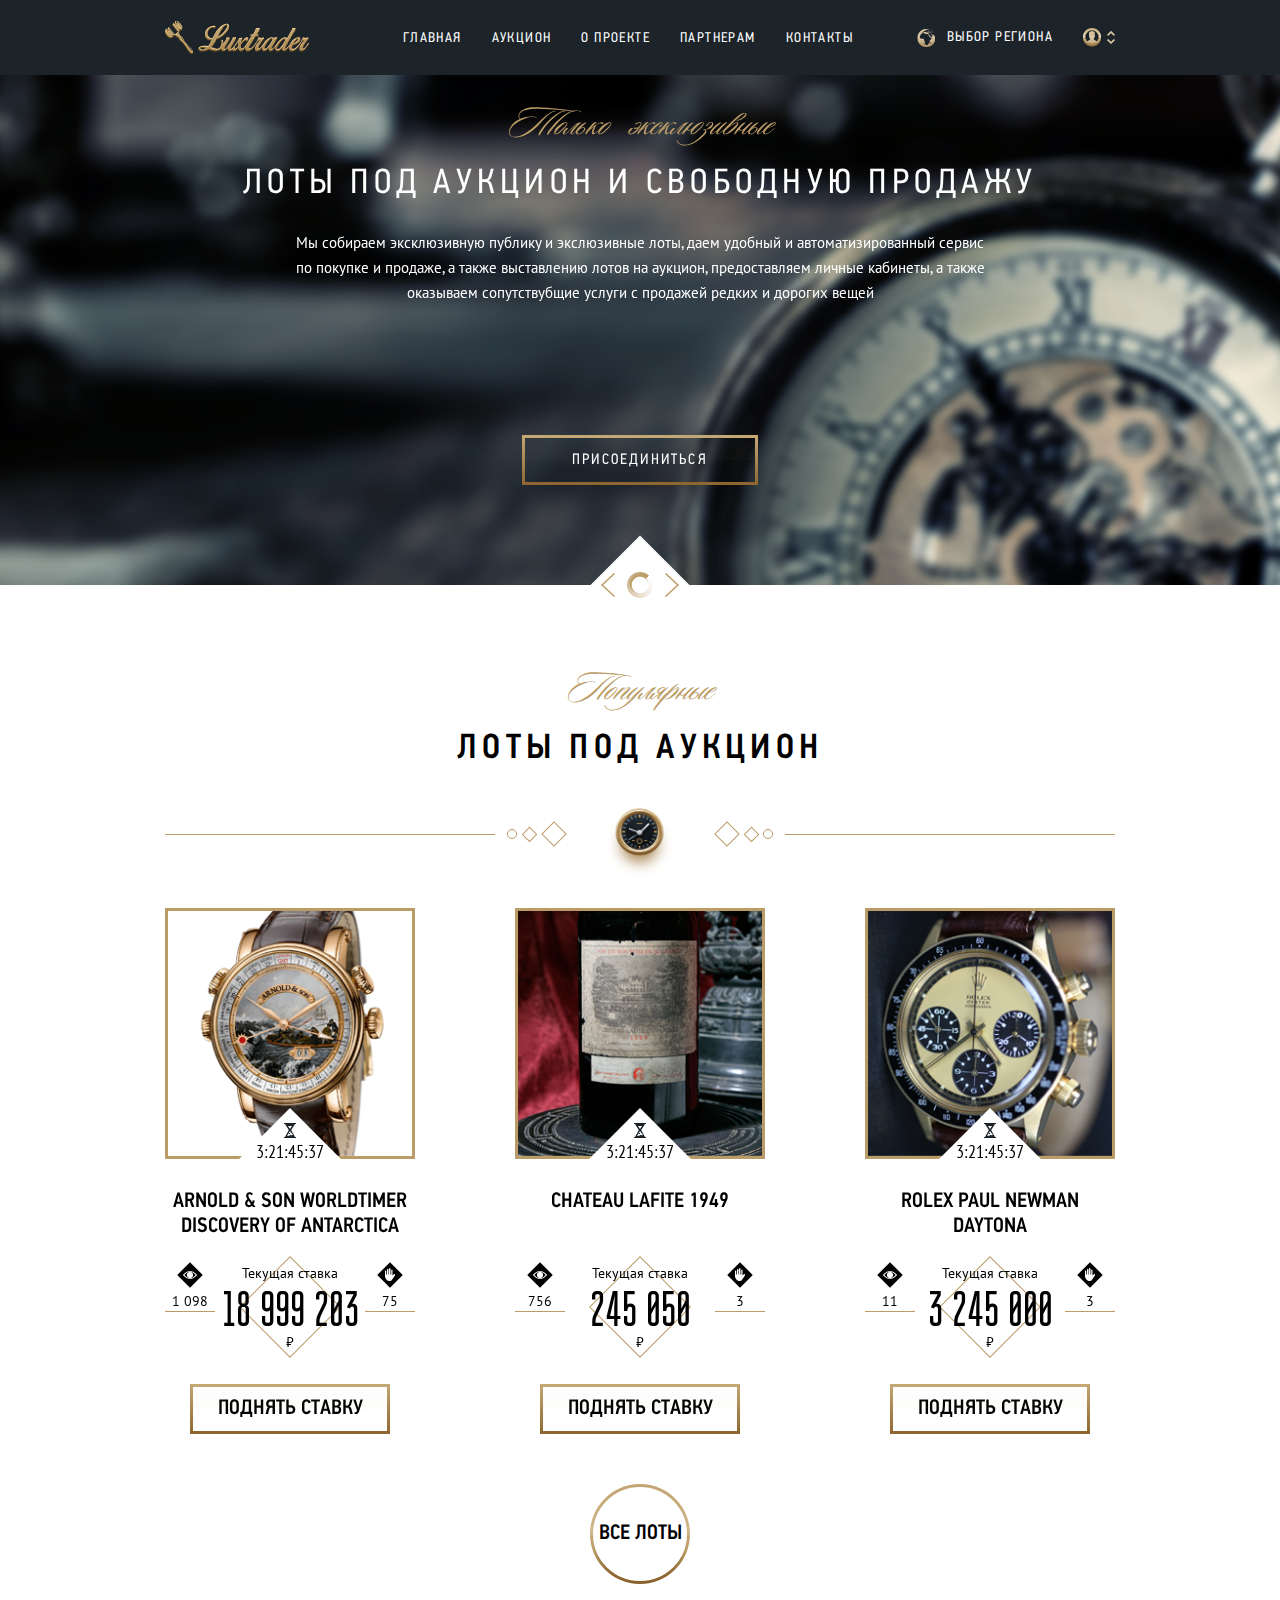
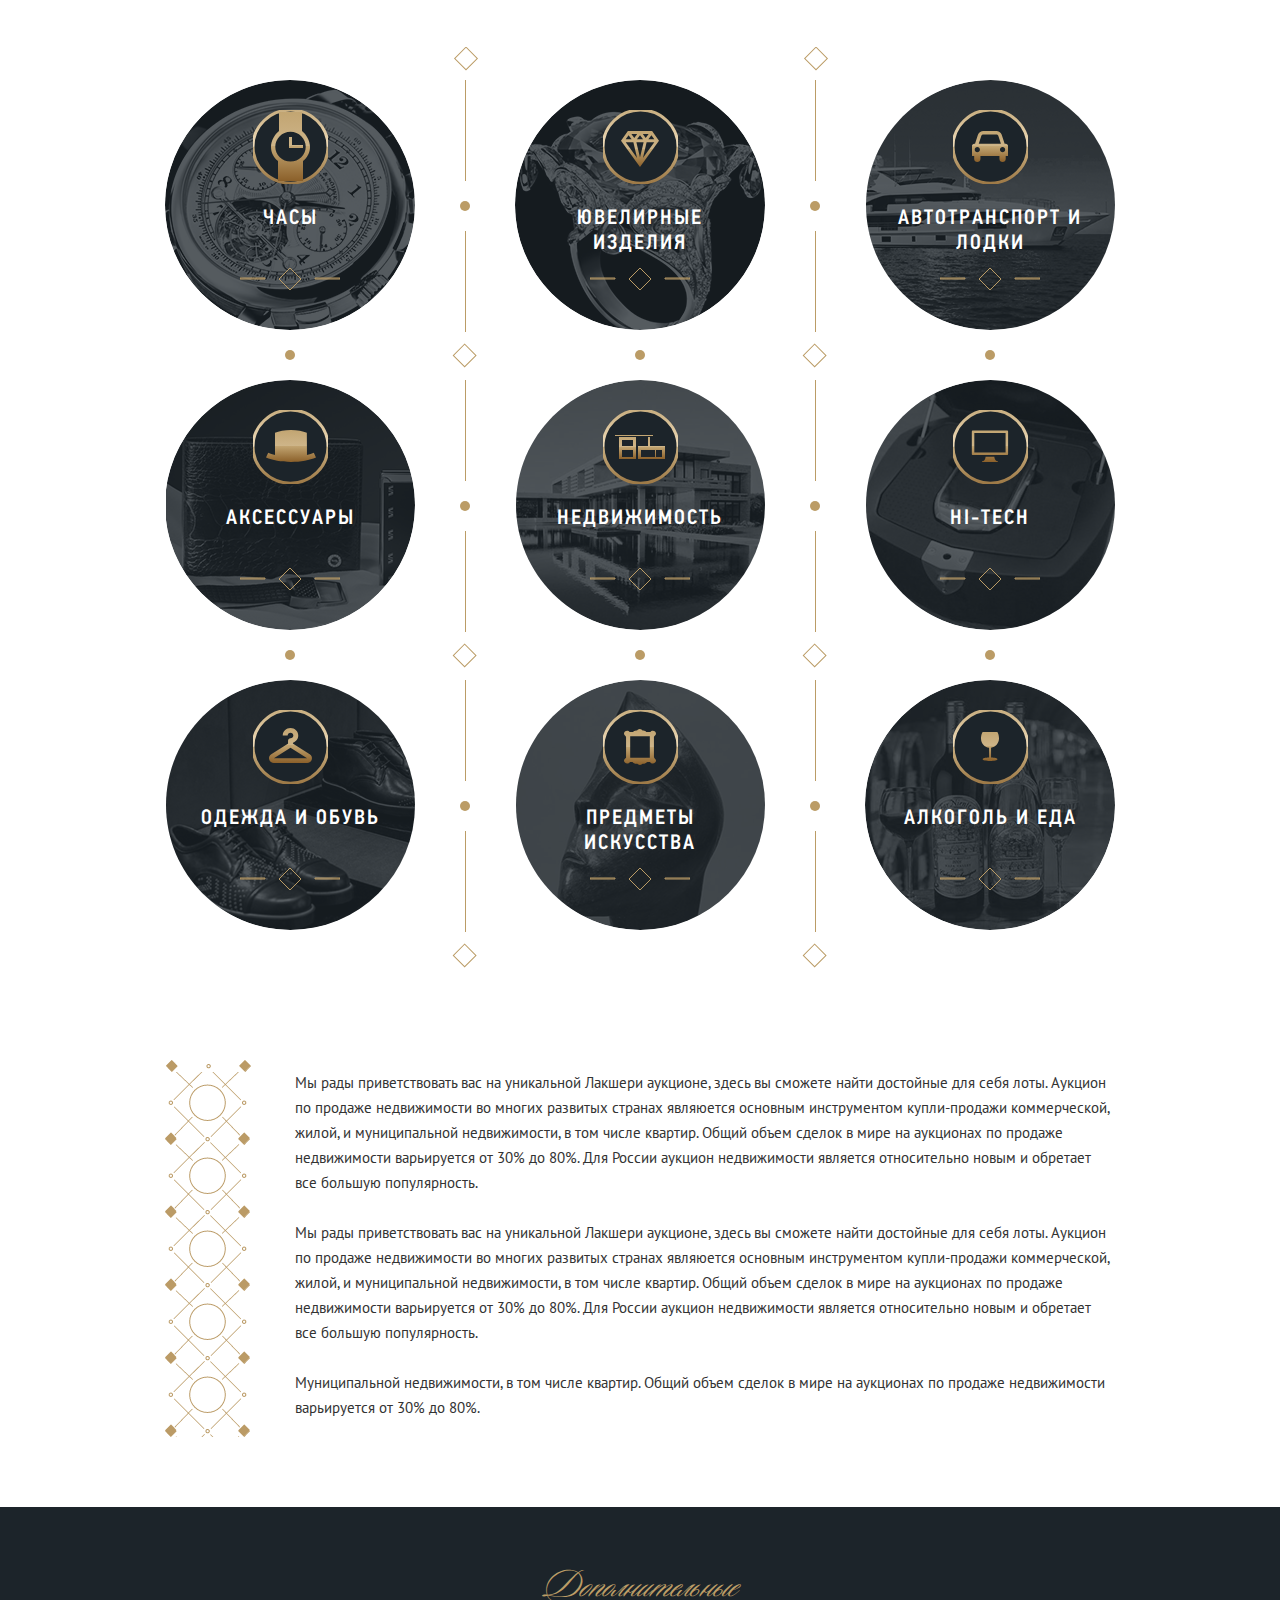
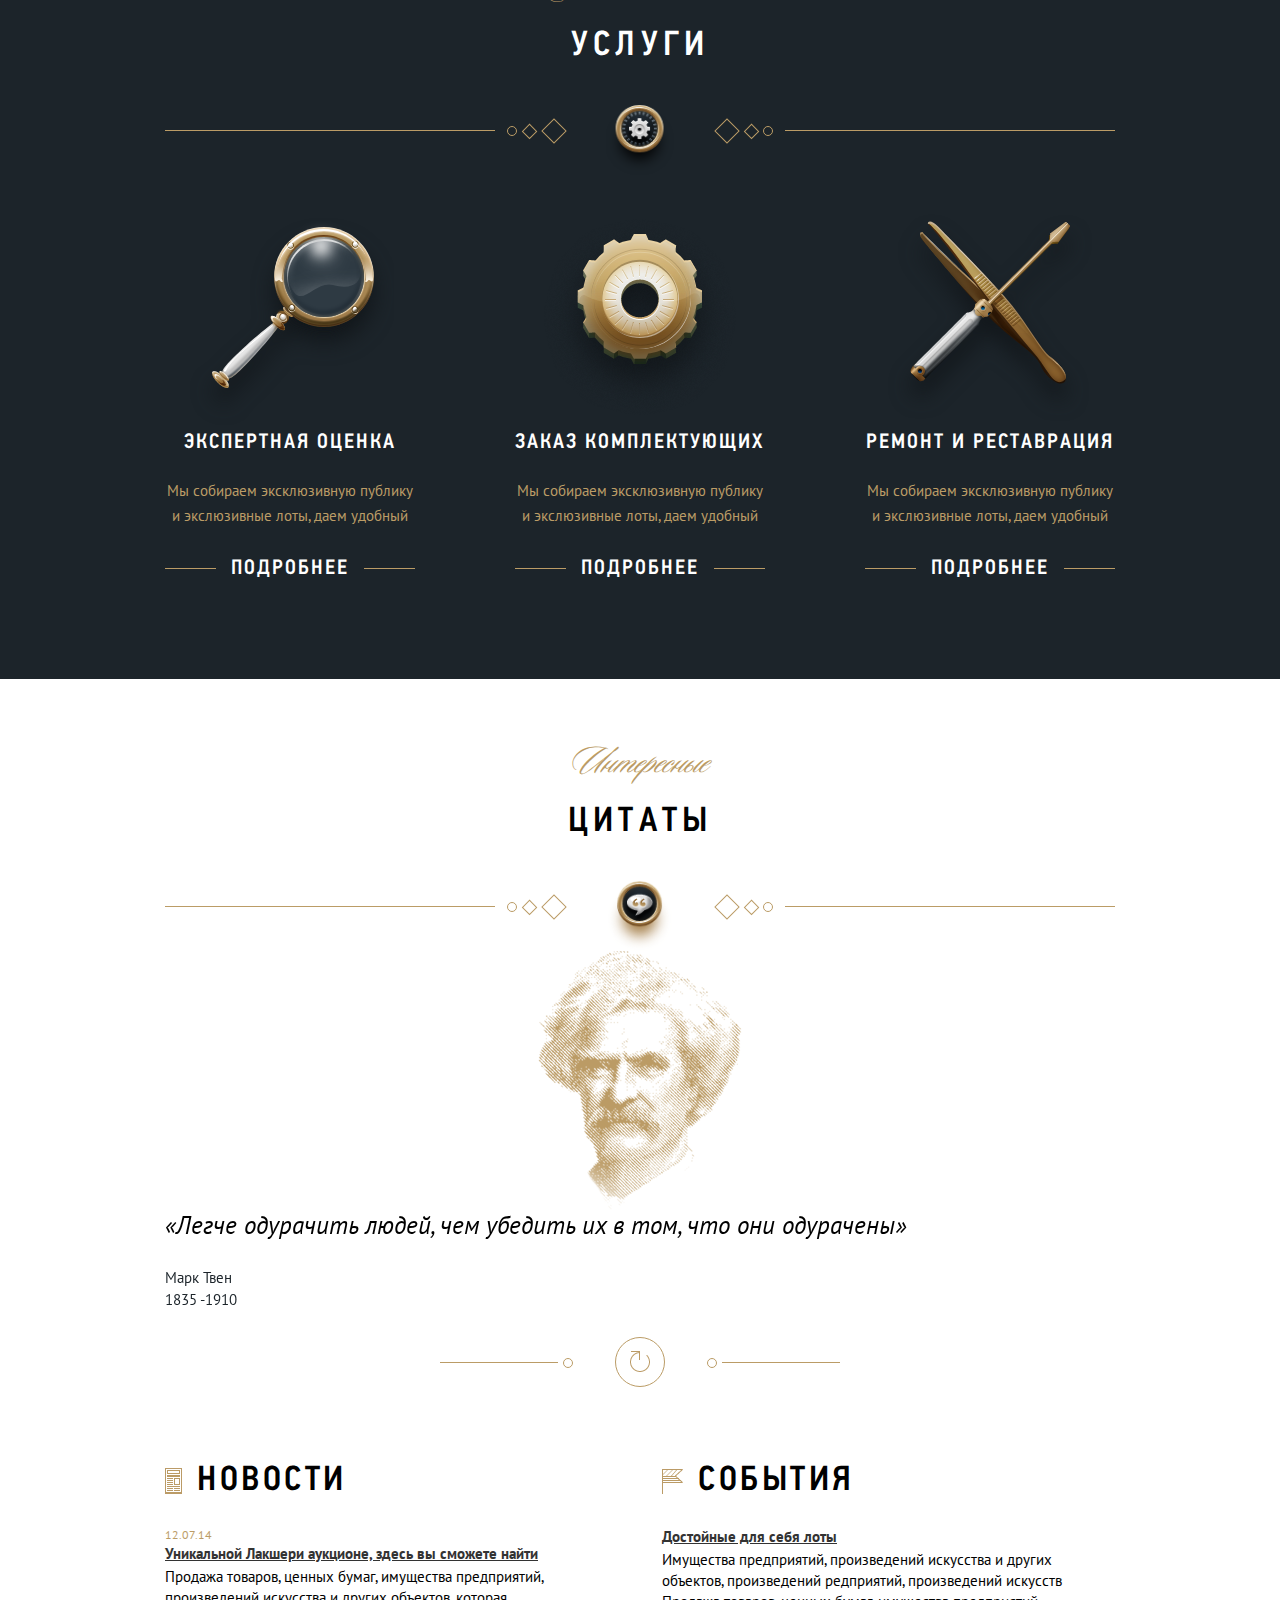
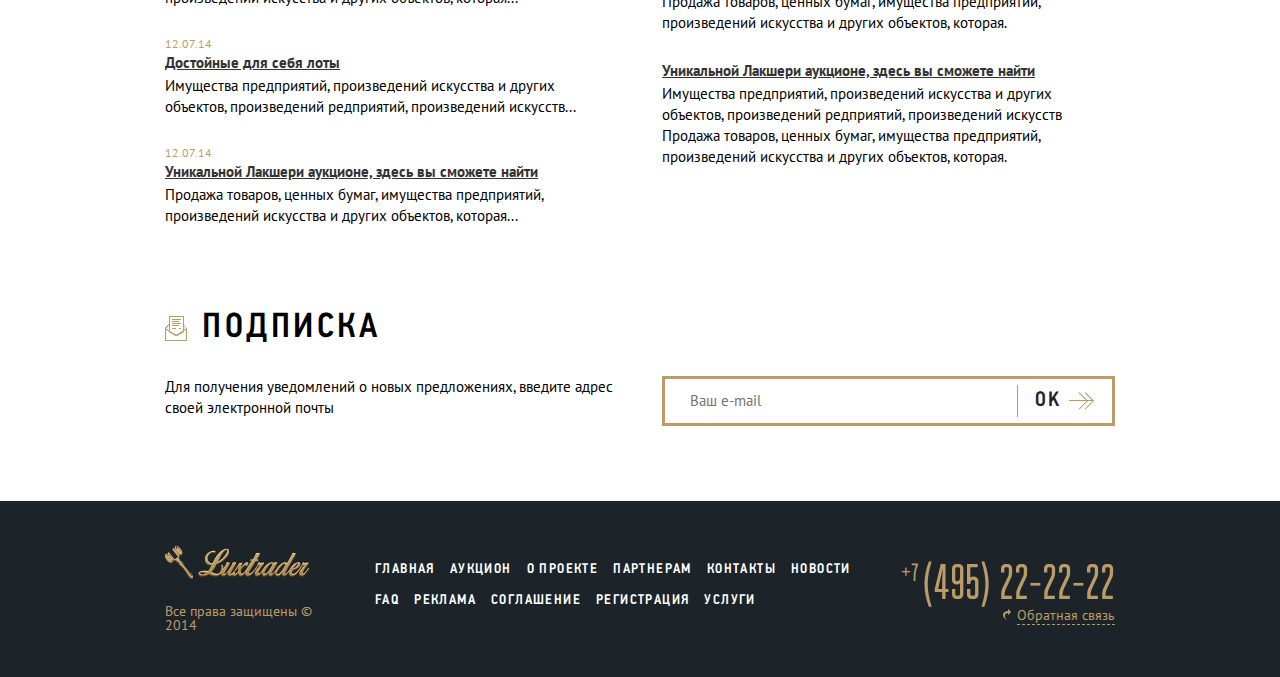
<file: index.html>
<!DOCTYPE html>
<html lang="en">

<head>
	<meta charset="UTF-8">
	<link rel="stylesheet" href="css/style.css">
	<link rel="stylesheet" href="https://unpkg.com/swiper/swiper-bundle.min.css" />
	<meta name="viewport" content="width=device-width, initial-scale=1.0">
	<title>Lux Trader</title>
</head>

<body>
	<div class="wrapper">
		<header class="header">
			<div class="header__container _container">
				<div class="hamburger-menu">
					<input id="hamburger-menu__toggle" type="checkbox" />
					<label class="hamburger-menu__btn" for="hamburger-menu__toggle">
						<span></span>
					</label>
					<ul class="hamburger-menu__box">
						<li><a class="hamburger-menu__item" href="#">Главная</a></li>
						<li><a class="hamburger-menu__item" href="#">Аукцион</a></li>
						<li><a class="hamburger-menu__item" href="#">О проекте</a></li>
						<li><a class="hamburger-menu__item" href="#">Партнерам</a></li>
						<li><a class="hamburger-menu__item" href="#">Контакты</a></li>
					</ul>
				</div>
				<a href="" class="header__logo"><img src="img/logo.png" alt=""></a>
				<div class="header__menu menu">
					<nav class="menu__body">
						<ul class="menu__list">
							<li><a href="" class="menu__link">Главная</a></li>
							<li><a href="" class="menu__link">Аукцион</a></li>
							<li><a href="" class="menu__link">О проекте</a></li>
							<li><a href="" class="menu__link">Партнерам</a></li>
							<li><a href="" class="menu__link">Контакты</a></li>
						</ul>
					</nav>
				</div>
				<div class="header__actions actions-header">
					<a href="" class="actions-header__region"><span>Выбор Региона</span></a>
					<div class="actions-header__user user-header">
						<div class="user-header__icon">
							<img src="img/icons/userMenu.png" alt="">
						</div>
						<ul class="user-header__menu">
							<li>
								<a href="" class="user-header__link user-header__link_1">Выбор региона</a>
							</li>
							<li>
								<a href="" class="user-header__link user-header__link_2">Личный кабинет</a>
							</li>
							<li>
								<a href="" class="user-header__link user-header__link_3">Мои ставки</a>
							</li>
							<li>
								<a href="" class="user-header__link user-header__link_4">Мои лоты</a>
							</li>
						</ul>
					</div>
				</div>
			</div>
		</header>
		<main class="page">
			<div class="main-slider">
				<div class="main-slider__body swiper-container">
					<div class="swiper-wrapper" style="height: auto;">
						<div class="main-slider__item item-main-slider swiper-slide" style="height: auto;">
							<div class="item-main-slider__content">
								<div class="item-main-slider__container _container">
									<div class="title">
										<div class="title__item">Только эксклюзивные</div>
										<div class="title__main title__main_w title__main_regular">Лоты под аукцион и свобоДную
											продажу</div>
									</div>
									<div class="item-main-slider__text">
										Мы собираем эксклюзивную публику и экслюзивные лоты, даем удобный и автоматизированный
										сервис
										по покупке и продаже, а также выставлению лотов на аукцион, предоставляем личные кабинеты,
										а
										также оказываем сопутствубщие услуги с продажей редких и дорогих вещей
									</div>
									<a href="" class="item-main-slider__btn btn">
										<span class="btn__body"><span>Присоединиться</span></span>
									</a>
								</div>
							</div>
							<div class="item-main-slider__bg"></div>
						</div>
						<div class="main-slider__item item-main-slider swiper-slide">
							<div class="item-main-slider__content">
								<div class="item-main-slider__container _container">
									<div class="title">
										<div class="title__item">Только эксклюзивные</div>
										<div class="title__main title__main_w title__main_regular">Лоты под аукцион и свобоДную
											продажу</div>
									</div>
									<div class="item-main-slider__text">
										Мы собираем эксклюзивную публику и экслюзивные лоты, даем удобный и автоматизированный
										сервис
										по покупке и продаже, а также выставлению лотов на аукцион, предоставляем личные кабинеты,
										а
										также оказываем сопутствубщие услуги с продажей редких и дорогих вещей
										Мы собираем эксклюзивную публику и экслюзивные лоты, даем удобный и автоматизированный
										сервис
										по покупке и продаже, а также выставлению лотов на аукцион, предоставляем личные кабинеты,
										а
										также оказываем сопутствубщие услуги с продажей редких и дорогих вещей
									</div>
									<a href="" class="item-main-slider__btn btn">
										<span class="btn__body"><span>Присоединиться</span></span>
									</a>
								</div>
							</div>
							<div class="item-main-slider__bg"></div>
						</div>
					</div>
				</div>
				<div class="main-slider__control control-main-slider">
					<div class="control-main-slider__arrow control-main-slider__arrow_prev"></div>
					<div class="control-main-slider__decor">
						<img src="img/icons/rotate.png" alt="">
					</div>
					<div class="control-main-slider__arrow control-main-slider__arrow_next"></div>
				</div>
			</div>
			<div class="lots">
				<div class="lots__container _container">
					<div class="lots__header block-header">
						<div class="block-header__title title">
							<div class="title__item">Популярные</div>
							<h2 class="title__main">лоты Под аукцион</h2>
						</div>
						<div class="block-header__decor block-decor">
							<div class="block-decor__items">
								<span></span>
							</div>
							<div class="block-decor__icon block-decor__icon-1">
								<img src="img/block_header/01.png" alt="">
							</div>
							<div class="block-decor__items">
								<span></span>
							</div>
						</div>
					</div>
					<div class="lots__slider slider-lots">
						<div class="slider-lots__body swiper-container">
							<style media="(min-width: 1000px)">
								.slider-lots__body {
									margin: 0 -50px 50px -50px;
								}
							</style>
							<div class="swiper-wrapper">
								<div class="slider-lots__slide swiper-slide" style="height: auto;">
									<div class="lot">
										<div class="lot__header">
											<a href="" class="lot__image lot__image_1">
											</a>
											<div class="lot__timer timer-lot">
												<div class="timer-lot__icon">
													<img src="img/icons/timer.png" alt="">
												</div>
												<div class="timer-lot__item">3:21:45:37</div>
											</div>
										</div>
										<a href="" class="lot__title">Arnold & Son Worldtimer discovery of antarctica</a>
										<div class="lot__info info-lot">
											<div class="info-lot__statistic">
												<div class="info-lot__icon">
													<img src="img/icons/eye.png" alt="">
												</div>
												<div class="info-lot__value">1 098</div>
											</div>
											<div class="info-lot__current-bet current-bet-info-lot">
												<div class="current-bet-info-lot__label">Текущая ставка</div>
												<div class="current-bet-info-lot__value">18 999 203</div>
												<div class="current-bet-info-lot__currency">₽</div>
											</div>
											<div class="info-lot__statistic">
												<div class="info-lot__icon">
													<img src="img/icons/palm.png" alt="">
												</div>
												<div class="info-lot__value">75</div>
											</div>
										</div>
										<a href="" class="lot__btn btn btn_big">
											<span class="btn__body"><span>ПОДНЯТЬ СТАВКУ</span></span>
										</a>
									</div>
								</div>
								<div class="slider-lots__slide swiper-slide" style="height: auto;">
									<div class="lot">
										<div class="lot__header">
											<a href="" class="lot__image lot__image_2">
											</a>
											<div class="lot__timer timer-lot">
												<div class="timer-lot__icon">
													<img src="img/icons/timer.png" alt="">
												</div>
												<div class="timer-lot__item">3:21:45:37</div>
											</div>
										</div>
										<a href="" class="lot__title">Chateau Lafite 1949</a>
										<div class="lot__info info-lot">
											<div class="info-lot__statistic">
												<div class="info-lot__icon">
													<img src="img/icons/eye.png" alt="">
												</div>
												<div class="info-lot__value">756</div>
											</div>
											<div class="info-lot__current-bet current-bet-info-lot">
												<div class="current-bet-info-lot__label">Текущая ставка</div>
												<div class="current-bet-info-lot__value">245 050</div>
												<div class="current-bet-info-lot__currency">₽</div>
											</div>
											<div class="info-lot__statistic">
												<div class="info-lot__icon">
													<img src="img/icons/palm.png" alt="">
												</div>
												<div class="info-lot__value">3</div>
											</div>
										</div>
										<a href="" class="lot__btn btn btn_big">
											<span class="btn__body"><span>ПОДНЯТЬ СТАВКУ</span></span>
										</a>
									</div>
								</div>
								<div class="slider-lots__slide swiper-slide" style="height: auto;">
									<div class="lot">
										<div class="lot__header">
											<a href="" class="lot__image lot__image_3">
											</a>
											<div class="lot__timer timer-lot">
												<div class="timer-lot__icon">
													<img src="img/icons/timer.png" alt="">
												</div>
												<div class="timer-lot__item">3:21:45:37</div>
											</div>
										</div>
										<a href="" class="lot__title">Rolex Paul Newman Daytona</a>
										<div class="lot__info info-lot">
											<div class="info-lot__statistic">
												<div class="info-lot__icon">
													<img src="img/icons/eye.png" alt="">
												</div>
												<div class="info-lot__value">11</div>
											</div>
											<div class="info-lot__current-bet current-bet-info-lot">
												<div class="current-bet-info-lot__label">Текущая ставка</div>
												<div class="current-bet-info-lot__value">3 245 000</div>
												<div class="current-bet-info-lot__currency">₽</div>
											</div>
											<div class="info-lot__statistic">
												<div class="info-lot__icon">
													<img src="img/icons/palm.png" alt="">
												</div>
												<div class="info-lot__value">3</div>
											</div>
										</div>
										<a href="" class="lot__btn btn btn_big">
											<span class="btn__body"><span>ПОДНЯТЬ СТАВКУ</span></span>
										</a>
									</div>
								</div>
							</div>
						</div>
						<div class="slider-lots__control control-slider-lots">
							<div class="control-slider-lots__arrow control-slider-lots__arrow_prev"><span></span></div>
							<a href="" class="control-slider-lots__link">Все лоты</a>
							<div class="control-slider-lots__arrow control-slider-lots__arrow_next"><span></span></div>
						</div>
					</div>
				</div>
			</div>
			<div class="categories">
				<div class="categories__items">
					<div class="categories__container _container">
						<div class="categories__row">
							<div class="categories__column">
								<div class="categories__item item">
									<a href="" class="item__link"></a>
									<div class="item__icon">
										<img src="img/categories/icons/01.svg" alt="">
									</div>
									<div class="item__title">Часы</div>
									<div class="item__decor"><img src="img/categories/icons/decor_mini.svg" alt=""></div>
									<div class="item__bg _img">
										<img src="img/categories/01.png" alt="">
									</div>
								</div>
								<div class="categories__decor"><span></span></div>
							</div>
							<div class="categories__column">
								<div class="categories__item item">
									<a href="" class="item__link"></a>
									<div class="item__icon">
										<img src="img/categories/icons/02.svg" alt="">
									</div>
									<div class="item__title">Ювелирные изделия</div>
									<div class="item__decor"><img src="img/categories/icons/decor_mini.svg" alt=""></div>
									<div class="item__bg _img">
										<img src="img/categories/02.png" alt="">
									</div>
								</div>
								<div class="categories__decor"><span></span></div>
							</div>
							<div class="categories__column">
								<div class="categories__item item">
									<a href="" class="item__link"></a>
									<div class="item__icon">
										<img src="img/categories/icons/03.svg" alt="">
									</div>
									<div class="item__title">Автотранспорт и лодки</div>
									<div class="item__decor"><img src="img/categories/icons/decor_mini.svg" alt=""></div>
									<div class="item__bg _img">
										<img src="img/categories/03.png" alt="">
									</div>
								</div>
								<div class="categories__decor"><span></span></div>
							</div>
							<div class="categories__column">
								<div class="categories__item item">
									<a href="" class="item__link"></a>
									<div class="item__icon">
										<img src="img/categories/icons/04.svg" alt="">
									</div>
									<div class="item__title">Аксессуары</div>
									<div class="item__decor"><img src="img/categories/icons/decor_mini.svg" alt=""></div>
									<div class="item__bg _img">
										<img src="img/categories/04.png" alt="">
									</div>
								</div>
								<div class="categories__decor"><span></span></div>
							</div>
							<div class="categories__column">
								<div class="categories__item item">
									<a href="" class="item__link"></a>
									<div class="item__icon">
										<img src="img/categories/icons/05.svg" alt="">
									</div>
									<div class="item__title">Недвижимость</div>
									<div class="item__decor"><img src="img/categories/icons/decor_mini.svg" alt=""></div>
									<div class="item__bg _img">
										<img src="img/categories/05.png" alt="">
									</div>
								</div>
								<div class="categories__decor"><span></span></div>
							</div>
							<div class="categories__column">
								<div class="categories__item item">
									<a href="" class="item__link"></a>
									<div class="item__icon">
										<img src="img/categories/icons/06.svg" alt="">
									</div>
									<div class="item__title">HI-TECH</div>
									<div class="item__decor"><img src="img/categories/icons/decor_mini.svg" alt=""></div>
									<div class="item__bg _img">
										<img src="img/categories/06.png" alt="">
									</div>
								</div>
								<div class="categories__decor"><span></span></div>
							</div>
							<div class="categories__column">
								<div class="categories__item item">
									<a href="" class="item__link"></a>
									<div class="item__icon">
										<img src="img/categories/icons/07.svg" alt="">
									</div>
									<div class="item__title">Одежда и обувь</div>
									<div class="item__decor"><img src="img/categories/icons/decor_mini.svg" alt=""></div>
									<div class="item__bg _img">
										<img src="img/categories/07.png" alt="">
									</div>
								</div>
								<div class="categories__decor"><span></span></div>
							</div>
							<div class="categories__column">
								<div class="categories__item item">
									<a href="" class="item__link"></a>
									<div class="item__icon">
										<img src="img/categories/icons/08.svg" alt="">
									</div>
									<div class="item__title">Предметы искусства</div>
									<div class="item__decor"><img src="img/categories/icons/decor_mini.svg" alt=""></div>
									<div class="item__bg _img">
										<img src="img/categories/08.png" alt="">
									</div>
								</div>
								<div class="categories__decor"><span></span></div>
							</div>
							<div class="categories__column">
								<div class="categories__item item">
									<a href="" class="item__link"></a>
									<div class="item__icon">
										<img src="img/categories/icons/09.svg" alt="">
									</div>
									<div class="item__title">АЛкоголь и еда</div>
									<div class="item__decor"><img src="img/categories/icons/decor_mini.svg" alt=""></div>
									<div class="item__bg _img">
										<img src="img/categories/09.png" alt="">
									</div>
								</div>
								<div class="categories__decor"><span></span></div>
							</div>
						</div>
					</div>
				</div>
				<div class="categories__text text-categories">
					<div class="text-categories__container _container">
						<div class="text-categories__body">
							<p>Мы рады приветствовать вас на уникальной Лакшери аукционе, здесь вы сможете найти достойные для
								себя лоты. Аукцион по продаже недвижимости во многих развитых странах являюется основным
								инструментом купли-продажи коммерческой, жилой, и муниципальной недвижимости, в том числе
								квартир.
								Общий объем сделок в мире на аукционах по продаже недвижимости варьируется от 30% до 80%. Для
								России аукцион недвижимости является относительно новым и обретает все большую популярность.</p>
							<p>Мы рады приветствовать вас на уникальной Лакшери аукционе, здесь вы сможете найти достойные для
								себя лоты. Аукцион по продаже недвижимости во многих развитых странах являюется основным
								инструментом купли-продажи коммерческой, жилой, и муниципальной недвижимости, в том числе
								квартир.
								Общий объем сделок в мире на аукционах по продаже недвижимости варьируется от 30% до 80%. Для
								России аукцион недвижимости является относительно новым и обретает все большую популярность.</p>
							<p>Муниципальной недвижимости, в том числе квартир. Общий объем сделок в мире на аукционах по
								продаже
								недвижимости варьируется от 30% до 80%.</p>
						</div>
					</div>
				</div>
			</div>
			<section class="services">
				<div class="services__container _container">
					<div class="services__header block-header">
						<div class="block-header__title title">
							<div class="title__item">Дополнительные</div>
							<h2 class="title__main title__main_w">услуги</h2>
						</div>
						<div class="block-header__decor block-decor">
							<div class="block-decor__items">
								<span></span>
							</div>
							<div class="block-decor__icon block-decor__icon-1">
								<img src="img/block_header/02.png" alt="">
							</div>
							<div class="block-decor__items">
								<span></span>
							</div>
						</div>
					</div>
					<div class="services__row">
						<div class="services__column">
							<div class="services__item service">
								<a href="" class="service__image">
									<img src="img/services/01.png" alt="">
								</a>
								<a href="" class="service__title">Экспертная оценка</a>
								<div class="service__text">Мы собираем эксклюзивную публику и экслюзивные лоты, даем удобный
								</div>
								<a href="" class="service__btn"><span> подробнее</span></a>
							</div>
						</div>
						<div class="services__column">
							<div class="services__item service">
								<a href="" class="service__image">
									<img src="img/services/02.png" alt="">
								</a>
								<a href="" class="service__title">заказ комплектующих</a>
								<div class="service__text">Мы собираем эксклюзивную публику и экслюзивные лоты, даем удобный
								</div>
								<a href="" class="service__btn"><span> подробнее</span></a>
							</div>
						</div>
						<div class="services__column">
							<div class="services__item service">
								<a href="" class="service__image">
									<img src="img/services/03.png" alt="">
								</a>
								<a href="" class="service__title">ремонт и реставрациЯ</a>
								<div class="service__text">Мы собираем эксклюзивную публику и экслюзивные лоты, даем удобный
								</div>
								<a href="" class="service__btn"><span> подробнее</span></a>
							</div>
						</div>
					</div>
				</div>
			</section>
			<section class="quotes">
				<div class="quotes__container _container">
					<div class="quotes__header block-header">
						<div class="block-header__title title">
							<div class="title__item">Интересные</div>
							<h2 class="title__main title__main">ЦитатЫ</h2>
						</div>
						<div class="block-header__decor block-decor">
							<div class="block-decor__items">
								<span></span>
							</div>
							<div class="block-decor__icon block-decor__icon-1">
								<img src="img/block_header/03png.png" alt="">
							</div>
							<div class="block-decor__items">
								<span></span>
							</div>
						</div>
					</div>
					<div class="quotes__slider slider-quotes swiper-container">
						<div class="slider-quotes__body swiper-wrapper">
							<div class="slider-quotes__slide swiper-slide">
								<div class="slider-quotes__image">
									<img src="img/quotes/MT.png" alt="">
								</div>
								<div class="slider-quotes__content">
									<div class="slider-quotes__title">«Легче одурачить людей, чем убедить их в том, что они
										одурачены»</div>
									<div class="slider-quotes__info">
										<p>Марк Твен</p>
										<p>1835 -1910</p>
									</div>
								</div>
							</div>
							<div class="slider-quotes__slide swiper-slide">
								<div class="slider-quotes__image">
									<img src="img/quotes/MT.png" alt="">
								</div>
								<div class="slider-quotes__content">
									<div class="slider-quotes__title">«Банкир — это человек, который одолжит вам зонтик в
										солнечную погоду, чтобы забрать его, как только начинается дождь.»</div>
									<div class="slider-quotes__info">
										<p>Марк Твен</p>
										<p>1835 -1910</p>
									</div>
								</div>
							</div>
						</div>
						<div class="slider-quotes__control control-slider-quotes">
							<div class="control-slider-quotes__decor"></div>
							<div class="control-slider-quotes__link">
								<div class="control-slider-quotes__circle"></div>
							</div>
							<div class="control-slider-quotes__decor"></div>
						</div>
					</div>
				</div>
			</section>
			<div class="info">
				<div class="info__container _container">
					<div class="info__row">
						<div class="info__column">
							<section class="info__block">
								<h3 class="info__title title-info">
									<span><img src="img/icons/news.png" alt=""></span>
									<span>Новости</span>
								</h3>
								<div class="info__content">
									<div class="info__item">
										<div class="info__data">12.07.14</div>
										<a href="" class="info__label">Уникальной Лакшери аукционе, здесь вы сможете найти</a>
										<div class="info__text">Продажа товаров, ценных бумаг, имущества предприятий, произведений
											искусства и других объектов, которая...</div>
									</div>
									<div class="info__item">
										<div class="info__data">12.07.14</div>
										<a href="" class="info__label">Достойные для себя лоты</a>
										<div class="info__text">Имущества предприятий, произведений искусства и других объектов,
											произведений редприятий, произведений искусств...</div>
									</div>
									<div class="info__item">
										<div class="info__data">12.07.14</div>
										<a href="" class="info__label">Уникальной Лакшери аукционе, здесь вы сможете найти</a>
										<div class="info__text">Продажа товаров, ценных бумаг, имущества предприятий, произведений
											искусства и других объектов, которая...</div>
									</div>
								</div>
							</section>
						</div>
						<div class="info__column">
							<section class="info__block">
								<h3 class="info__title title-info">
									<span><img src="img/icons/events.png" alt=""></span>
									<span>События</span>
								</h3>
								<div class="info__content">
									<div class="info__item">
										<a href="" class="info__label">Достойные для себя лоты</a>
										<div class="info__text">Имущества предприятий, произведений искусства и других объектов,
											произведений редприятий, произведений искусств Продажа товаров, ценных бумаг, имущества
											предприятий, произведений искусства и других объектов, которая.</div>
									</div>
									<div class="info__item">
										<a href="" class="info__label">
											Уникальной Лакшери аукционе, здесь вы сможете найти</a>
										<div class="info__text">Имущества предприятий, произведений искусства и других объектов,
											произведений редприятий, произведений искусств Продажа товаров, ценных бумаг, имущества
											предприятий, произведений искусства и других объектов, которая.</div>
									</div>
								</div>
							</section>
						</div>
						<div class="info__column">
							<div class="info__subscribe subscribe">
								<div class="subscribe__title title-info">
									<span><img src="img/icons/subscribe.png" alt=""></span>
									<span>Подписка</span>
								</div>
								<div class="subscribe__body">
									<div class="subscribe__column">
										<div class="subscribe__text">Для получения уведомлений о новых предложениях, введите адрес
											своей электронной почты</div>
									</div>
									<div class="subscribe__column">
										<form action="#" class="subscribe__form form-subscribe">
											<div class="form-subscribe__input">
												<input autocomplete="off" name="form[]" data-error="Ошибка" data-value="Ваш e-mail"
													placeholder="Ваш e-mail" type="text">
											</div>
											<button type="submit" class="form-subscribe__btn"><span>Ok</span></button>
										</form>
									</div>
								</div>
							</div>
						</div>
					</div>
				</div>
			</div>
		</main>
		<footer class="footer">
			<div class="footer__content _container">
				<div class="footer__column">
					<a href="" class="footer__logo">
						<img src="img/logo.png" alt="">
					</a>
					<div class="footer__info">Все права защищены © 2014</div>
				</div>
				<div class="footer__column footer__column_full">
					<nav class="footer__menu">
						<ul class="footer__list">
							<li><a href="" class="footer__link">Главная</a></li>
							<li><a href="" class="footer__link">Аукцион</a></li>
							<li><a href="" class="footer__link">О проекте</a></li>
							<li><a href="" class="footer__link">Партнерам</a></li>
							<li><a href="" class="footer__link">Контакты </a></li>
							<li><a href="" class="footer__link">Новости</a></li>
							<li><a href="" class="footer__link">FAQ </a></li>
							<li><a href="" class="footer__link">Реклама </a></li>
							<li><a href="" class="footer__link">Соглашение </a></li>
							<li><a href="" class="footer__link">Регистрация </a></li>
							<li><a href="" class="footer__link">Услуги</a></li>
						</ul>
					</nav>
				</div>
				<div class="footer__column">
					<div class="footer__contacts">
						<a href="tel:+7495222222" class="footer__phone"><small>+7</small> (495) 22-22-22</a>
						<a href="#" class="footer__callback"><span>Обратная связь</span></a>
					</div>
				</div>
			</div>
		</footer>
	</div>
	<script src="https://unpkg.com/swiper/swiper-bundle.min.js"></script>
	<script src="js/script.js"></script>
</body>

</html>
</file>
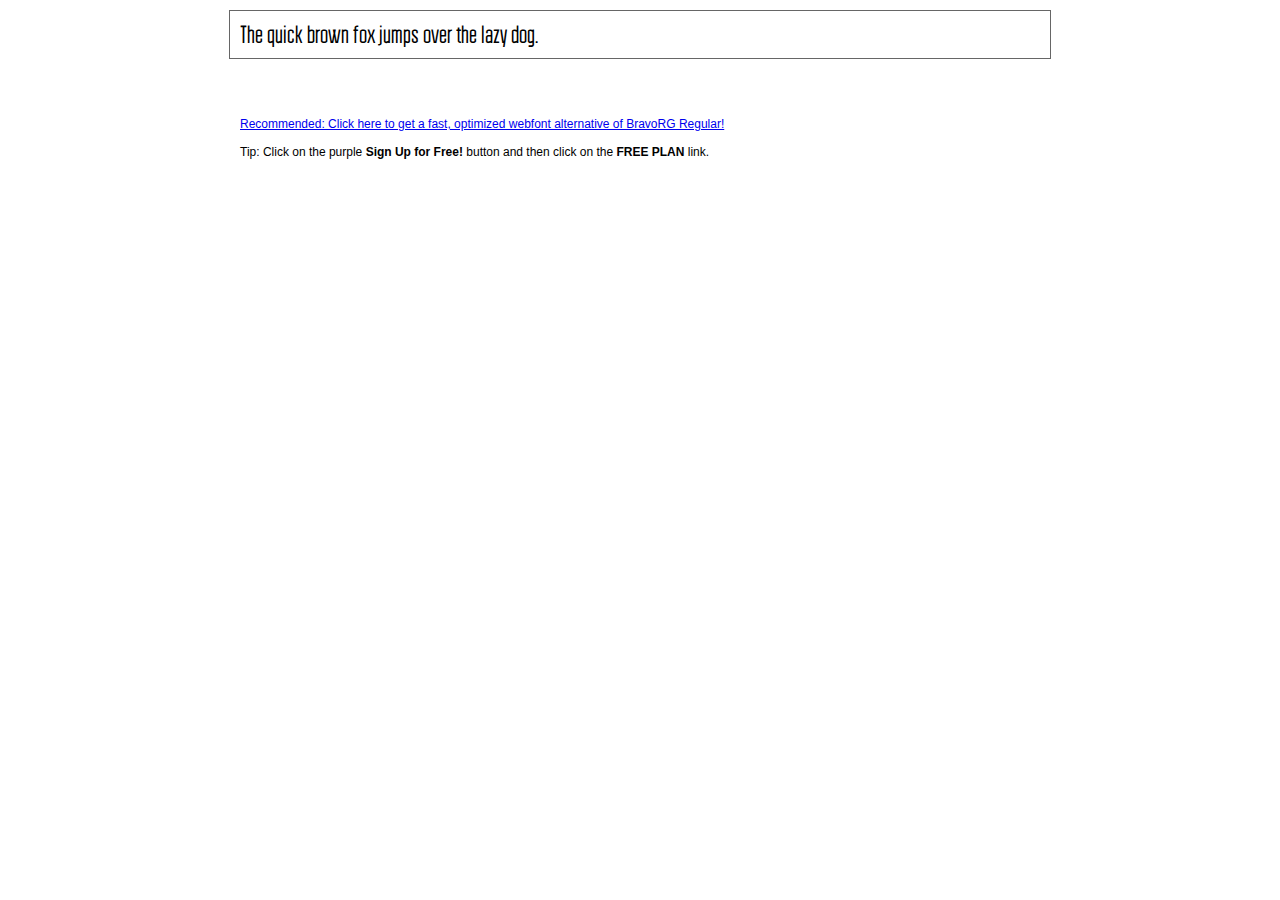
<file: fonts/BravoRGRegular/demo.html>
<!DOCTYPE html PUBLIC "-//W3C//DTD XHTML 1.0 Transitional//EN" "http://www.w3.org/TR/xhtml1/DTD/xhtml1-transitional.dtd">
<html xmlns="http://www.w3.org/1999/xhtml">
<head>
	<meta http-equiv="Content-Type" content="text/html; charset=utf-8" />
	<title>@font-face Demo</title>
	<link rel="stylesheet" href="fonts.css" type="text/css" charset="utf-8" />
	<style type="text/css">
	body {
		background-color:white;
		font-family:Verdana,Tahoma,Arial,Sans-Serif;
		color:black;
		font-size:12px;
	}

	.demo
	{
		font-family:'Conv_BravoRGRegular',Sans-Serif;
		width:800px;
		margin:10px auto;
		text-align:left;
		border:1px solid #666;
		padding:10px;
	}

	.hint
	{
		font-family:'Conv_Sansus Webissimo-Regular',Sans-Serif;
		width:800px;
		margin:10px auto;
		text-align:left;
		border:1px;
		padding:10px;
	}

	</style>
</head>
<body>
	<div class="demo" style="font-size:25px">
		The quick brown fox jumps over the lazy dog.
	</div>

	<br>
	<br>
	<div class="hint">
		<a href="http://www.font2web.com/searchfreewebfont.php?BravoRG+Regular">Recommended: Click here to get a fast, optimized webfont alternative of BravoRG Regular!</a><br><br>
		Tip: Click on the purple <strong>Sign Up for Free!</strong> button and then click on the <strong>FREE PLAN</strong> link.
	</div>

</body>
</html>
</file>
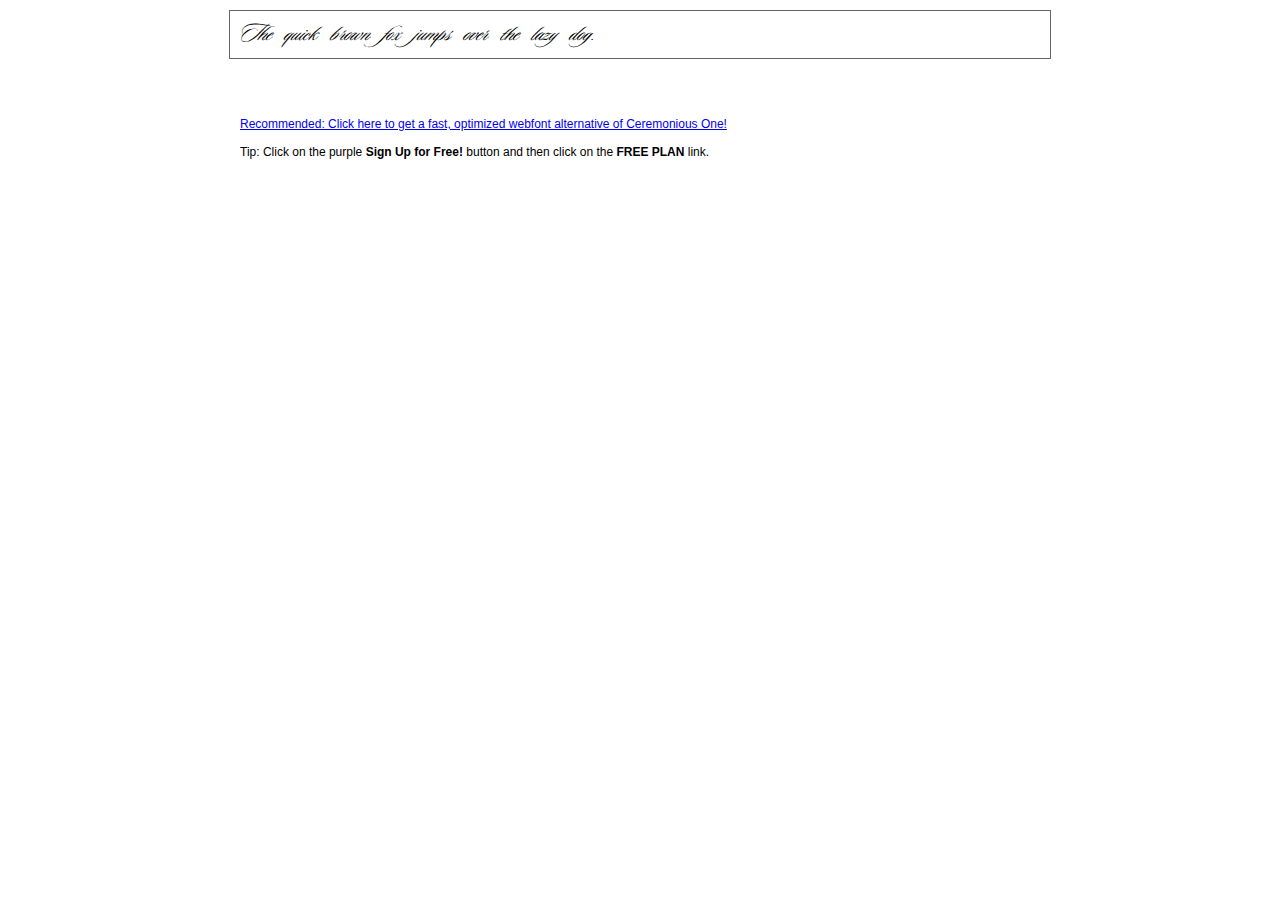
<file: fonts/ceremonious_one/demo.html>
<!DOCTYPE html PUBLIC "-//W3C//DTD XHTML 1.0 Transitional//EN" "http://www.w3.org/TR/xhtml1/DTD/xhtml1-transitional.dtd">
<html xmlns="http://www.w3.org/1999/xhtml">
<head>
	<meta http-equiv="Content-Type" content="text/html; charset=utf-8" />
	<title>@font-face Demo</title>
	<link rel="stylesheet" href="fonts.css" type="text/css" charset="utf-8" />
	<style type="text/css">
	body {
		background-color:white;
		font-family:Verdana,Tahoma,Arial,Sans-Serif;
		color:black;
		font-size:12px;
	}

	.demo
	{
		font-family:'Conv_ceremonious_one',Sans-Serif;
		width:800px;
		margin:10px auto;
		text-align:left;
		border:1px solid #666;
		padding:10px;
	}

	.hint
	{
		font-family:'Conv_Sansus Webissimo-Regular',Sans-Serif;
		width:800px;
		margin:10px auto;
		text-align:left;
		border:1px;
		padding:10px;
	}

	</style>
</head>
<body>
	<div class="demo" style="font-size:25px">
		The quick brown fox jumps over the lazy dog.
	</div>

	<br>
	<br>
	<div class="hint">
		<a href="http://www.font2web.com/searchfreewebfont.php?Ceremonious+One">Recommended: Click here to get a fast, optimized webfont alternative of Ceremonious One!</a><br><br>
		Tip: Click on the purple <strong>Sign Up for Free!</strong> button and then click on the <strong>FREE PLAN</strong> link.
	</div>

</body>
</html>
</file>
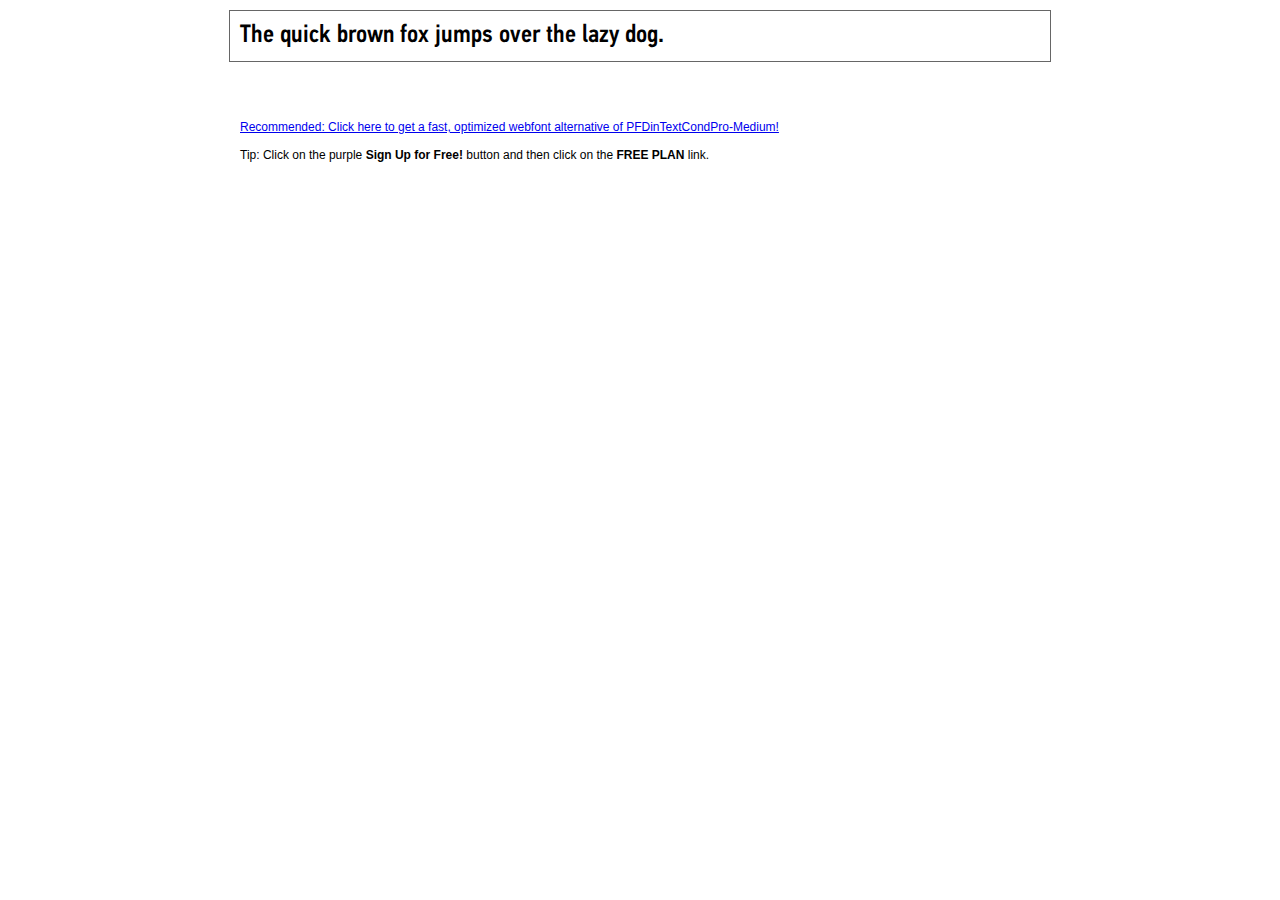
<file: fonts/pfdintextcondpro-medium/demo.html>
<!DOCTYPE html PUBLIC "-//W3C//DTD XHTML 1.0 Transitional//EN" "http://www.w3.org/TR/xhtml1/DTD/xhtml1-transitional.dtd">
<html xmlns="http://www.w3.org/1999/xhtml">
<head>
	<meta http-equiv="Content-Type" content="text/html; charset=utf-8" />
	<title>@font-face Demo</title>
	<link rel="stylesheet" href="fonts.css" type="text/css" charset="utf-8" />
	<style type="text/css">
	body {
		background-color:white;
		font-family:Verdana,Tahoma,Arial,Sans-Serif;
		color:black;
		font-size:12px;
	}

	.demo
	{
		font-family:'Conv_pfdintextcondpro-medium',Sans-Serif;
		width:800px;
		margin:10px auto;
		text-align:left;
		border:1px solid #666;
		padding:10px;
	}

	.hint
	{
		font-family:'Conv_Sansus Webissimo-Regular',Sans-Serif;
		width:800px;
		margin:10px auto;
		text-align:left;
		border:1px;
		padding:10px;
	}

	</style>
</head>
<body>
	<div class="demo" style="font-size:25px">
		The quick brown fox jumps over the lazy dog.
	</div>

	<br>
	<br>
	<div class="hint">
		<a href="http://www.font2web.com/searchfreewebfont.php?PFDinTextCondPro-Medium">Recommended: Click here to get a fast, optimized webfont alternative of PFDinTextCondPro-Medium!</a><br><br>
		Tip: Click on the purple <strong>Sign Up for Free!</strong> button and then click on the <strong>FREE PLAN</strong> link.
	</div>

</body>
</html>
</file>
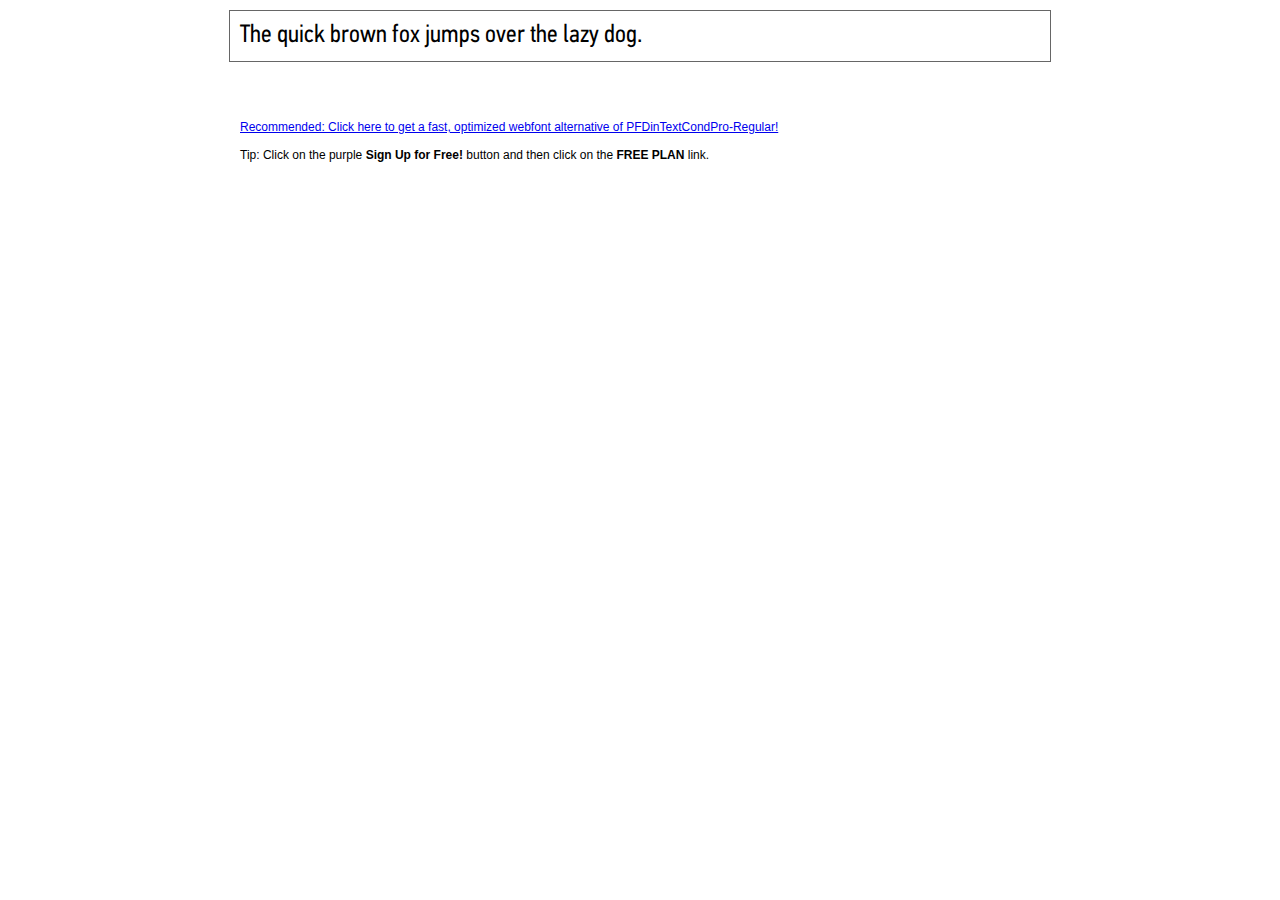
<file: fonts/pfdintextcondpro-regular/demo.html>
<!DOCTYPE html PUBLIC "-//W3C//DTD XHTML 1.0 Transitional//EN" "http://www.w3.org/TR/xhtml1/DTD/xhtml1-transitional.dtd">
<html xmlns="http://www.w3.org/1999/xhtml">
<head>
	<meta http-equiv="Content-Type" content="text/html; charset=utf-8" />
	<title>@font-face Demo</title>
	<link rel="stylesheet" href="fonts.css" type="text/css" charset="utf-8" />
	<style type="text/css">
	body {
		background-color:white;
		font-family:Verdana,Tahoma,Arial,Sans-Serif;
		color:black;
		font-size:12px;
	}

	.demo
	{
		font-family:'Conv_pfdintextcondpro-regular',Sans-Serif;
		width:800px;
		margin:10px auto;
		text-align:left;
		border:1px solid #666;
		padding:10px;
	}

	.hint
	{
		font-family:'Conv_Sansus Webissimo-Regular',Sans-Serif;
		width:800px;
		margin:10px auto;
		text-align:left;
		border:1px;
		padding:10px;
	}

	</style>
</head>
<body>
	<div class="demo" style="font-size:25px">
		The quick brown fox jumps over the lazy dog.
	</div>

	<br>
	<br>
	<div class="hint">
		<a href="http://www.font2web.com/searchfreewebfont.php?PFDinTextCondPro-Regular">Recommended: Click here to get a fast, optimized webfont alternative of PFDinTextCondPro-Regular!</a><br><br>
		Tip: Click on the purple <strong>Sign Up for Free!</strong> button and then click on the <strong>FREE PLAN</strong> link.
	</div>

</body>
</html>
</file>
<file: css/style.css>
@charset "UTF-8";
@import url("null.css");
@import url("https://fonts.googleapis.com/css2?family=PT+Sans:ital,wght@0,400;0,700;1,400;1,700&display=swap");
@import url("https://fonts.googleapis.com/css2?family=PT+Sans+Narrow&display=swap");
@font-face {
	font-family: "BravoRGRegular";
	src: url("/fonts/BravoRGRegular/fonts/BravoRGRegular.eot");
	src: local("☺"), url("../fonts/BravoRGRegular/fonts/BravoRGRegular.woff") format("woff"),
		url("/fonts/BravoRGRegular/fonts/BravoRGRegular.ttf") format("truetype"),
		url("/fonts/BravoRGRegular/fonts/BravoRGRegular.svg") format("svg");
	font-weight: normal;
	font-style: normal;
}

@font-face {
	font-family: "ceremonious";
	src: url("/fonts/ceremonious_one/fonts/ceremonious_one.eot");
	src: local("☺"), url("../fonts/ceremonious_one/fonts/ceremonious_one.woff") format("woff"),
		url("/fonts/ceremonious_one/fonts/ceremonious_one.ttf") format("truetype"),
		url("/fonts/ceremonious_one/fonts/ceremonious_one.svg") format("svg");
	font-weight: normal;
	font-style: normal;
}

@font-face {
	font-family: "PFDin";
	src: url("/fonts/pfdintextcondpro-medium/fonts/pfdintextcondpro-medium.eot");
	src: local("☺"), url("../fonts/pfdintextcondpro-medium/fonts/pfdintextcondpro-medium.woff") format("woff"),
		url("/fonts/pfdintextcondpro-medium/fonts/pfdintextcondpro-medium.ttf") format("truetype"),
		url("/fonts/pfdintextcondpro-medium/fonts/pfdintextcondpro-medium.svg") format("svg");
	font-weight: 500;
	font-style: normal;
}

@font-face {
	font-family: "PFDin";
	src: url("/fonts/pfdintextcondpro-regular/fonts/pfdintextcondpro-regular.eot");
	src: local("☺"), url("../fonts/pfdintextcondpro-regular/fonts/pfdintextcondpro-regular.woff") format("woff"),
		url("/fonts/pfdintextcondpro-regular/fonts/pfdintextcondpro-regular.ttf") format("truetype"),
		url("/fonts/pfdintextcondpro-regular/fonts/pfdintextcondpro-regular.svg") format("svg");
	font-weight: normal;
	font-style: normal;
}

body {
	font-family: "PT Sans";
}

.wrapper {
	display: -webkit-box;
	display: -ms-flexbox;
	display: flex;
	-webkit-box-orient: vertical;
	-webkit-box-direction: normal;
	-ms-flex-direction: column;
	flex-direction: column;
	min-height: 100%;
}

._container {
	max-width: 970px;
	margin: 0 auto;
	padding: 0px 10px;
}

.header {
	background-color: #1c242a;
	position: fixed;
	width: 100%;
	top: 0;
	left: 0;
	z-index: 50;
}

.header__container {
	display: -webkit-box;
	display: -ms-flexbox;
	display: flex;
	-webkit-box-align: center;
	-ms-flex-align: center;
	align-items: center;
	height: 75px;
	position: relative;
}

.header__logo {
	width: 144px;
}

@media (max-width: 767.98px) {
	.header__logo {
		position: absolute;
		left: 50%;
		top: 50%;
		-webkit-transform: translate(-50%, -50%);
		transform: translate(-50%, -50%);
	}
}

.hamburger-menu {
	display: none;
}

@media (max-width: 767.98px) {
	.hamburger-menu {
		display: block;
		height: 40px;
		width: 40px;
	}
	.hamburger-menu #hamburger-menu__toggle {
		opacity: 0;
	}
	.hamburger-menu #hamburger-menu__toggle:checked ~ .hamburger-menu__btn > span {
		-webkit-transform: rotate(45deg);
		transform: rotate(45deg);
	}
	.hamburger-menu #hamburger-menu__toggle:checked ~ .hamburger-menu__btn > span::before {
		top: 0;
		-webkit-transform: rotate(0);
		transform: rotate(0);
	}
	.hamburger-menu #hamburger-menu__toggle:checked ~ .hamburger-menu__btn > span::after {
		top: 0;
		-webkit-transform: rotate(90deg);
		transform: rotate(90deg);
	}
	.hamburger-menu #hamburger-menu__toggle:checked ~ .hamburger-menu__box {
		visibility: visible;
		left: 0;
	}
	.hamburger-menu #hamburger-menu__toggle:checked ~ .hamburger-menu__box:after {
		content: "";
		background-color: #1c242a;
		position: absolute;
		top: 0;
		left: 0;
		width: 100%;
		height: 75px;
	}
	.hamburger-menu .hamburger-menu__btn {
		display: -webkit-box;
		display: -ms-flexbox;
		display: flex;
		-webkit-box-align: center;
		-ms-flex-align: center;
		align-items: center;
		position: absolute;
		top: 25px;
		left: 10px;
		width: 26px;
		height: 26px;
		cursor: pointer;
		z-index: 1;
	}
	.hamburger-menu .hamburger-menu__btn > span,
	.hamburger-menu .hamburger-menu__btn > span::before,
	.hamburger-menu .hamburger-menu__btn > span::after {
		display: block;
		position: absolute;
		width: 100%;
		height: 2px;
		background-color: #bb9c66;
		-webkit-transition-duration: 0.25s;
		transition-duration: 0.25s;
	}
	.hamburger-menu .hamburger-menu__btn > span::before {
		content: "";
		top: -8px;
	}
	.hamburger-menu .hamburger-menu__btn > span::after {
		content: "";
		top: 8px;
	}
	.hamburger-menu .hamburger-menu__box {
		display: block;
		position: fixed;
		visibility: hidden;
		top: 0;
		left: -100%;
		width: 100%;
		height: 100%;
		margin: 0;
		padding: 90px 0;
		list-style: none;
		background-color: rgba(28, 36, 42, 0.96);
		-webkit-transition-duration: 0.25s;
		transition-duration: 0.25s;
		overflow: auto;
	}
	.hamburger-menu .hamburger-menu__box li {
		margin: 0px 0px 30px 0px;
	}
	.hamburger-menu .hamburger-menu__box li:last-child {
		margin: 0px 0px 0px 0px;
	}
	.hamburger-menu .hamburger-menu__item {
		display: block;
		color: #fff;
		text-transform: uppercase;
		letter-spacing: 1.5px;
		font-family: "PFDin";
		font-size: 24px;
		text-align: center;
		text-decoration: none;
		-webkit-transition-duration: 0.25s;
		transition-duration: 0.25s;
	}
	.hamburger-menu .hamburger-menu__item:hover {
		background-color: #cfd8dc;
	}
}

.menu {
	-webkit-box-flex: 1;
	-ms-flex: 1 1 auto;
	flex: 1 1 auto;
	padding: 0px 0px 0px 3.15789%;
}

@media (max-width: 767.98px) {
	.menu__body {
		display: none;
	}
}

.menu__list {
	display: -webkit-box;
	display: -ms-flexbox;
	display: flex;
	-webkit-box-pack: center;
	-ms-flex-pack: center;
	justify-content: center;
}

.menu__list li {
	margin: 0px 15px;
}

.menu__link,
.actions-header__region {
	letter-spacing: 1.4px;
	color: #fff;
	font-family: "PFDin";
	text-transform: uppercase;
}

@media (min-width: 992px) {
	.menu__link:hover,
	.actions-header__region:hover {
		text-decoration: underline;
	}
}

.actions-header {
	display: -webkit-box;
	display: -ms-flexbox;
	display: flex;
	-webkit-box-align: center;
	-ms-flex-align: center;
	align-items: center;
}

.actions-header__region {
	padding: 0px 0px 0px 30px;
	line-height: 18px;
	min-width: 18px;
	min-height: 18px;
	background: url("../img/icons/globe.png") left no-repeat;
}

@media (max-width: 890px) {
	.actions-header__region {
		padding: 0px 0px 0px 0px;
	}
	.actions-header__region span {
		display: none;
	}
}

.actions-header__user {
	margin: 0px 0px 0px 30px;
}

@media (max-width: 890px) {
	.actions-header__user {
		margin: 0px 0px 0px 15px;
	}
}

.user-header__icon {
	cursor: pointer;
}

.user-header__menu {
	visibility: hidden;
	opacity: 0;
	-webkit-transition: all 0.3s ease 0s;
	transition: all 0.3s ease 0s;
	top: 88px;
	right: 0;
	position: absolute;
	background-color: #1c242a;
	padding: 20px;
}

.user-header__menu._active {
	top: 78px;
	opacity: 1;
	visibility: visible;
}

.user-header__menu li {
	margin: 0px 0px 8px 0px;
}

.user-header__menu li:last-child {
	margin: 0px 0px 0px 0px;
}

.user-header__link {
	color: #fff;
	padding: 0px 0px 0px 30px;
	display: inline-block;
	line-height: 18px;
}

@media (min-width: 992px) {
	.user-header__link:hover {
		text-decoration: underline;
	}
}

.user-header__link_1 {
	background: url("../img/icons/menu/01.png") 1px center no-repeat;
}

.user-header__link_2 {
	background: url("../img/icons/menu/02.png") left center no-repeat;
}

.user-header__link_3 {
	background: url("../img/icons/menu/03.png") 4px center no-repeat;
}

.user-header__link_4 {
	background: url("../img/icons/menu/04.png") left center no-repeat;
}

.page {
	-webkit-box-flex: 1;
	-ms-flex: 1 1 auto;
	flex: 1 1 auto;
	padding: 75px 0px 0px 0px;
}

.main-slider {
	position: relative;
}

.main-slider__control {
	position: absolute;
	left: 50%;
	bottom: 0;
	width: 100px;
	height: 100px;
	-webkit-transform: translate(-50%, 50%);
	transform: translate(-50%, 50%);
	display: -webkit-box;
	display: -ms-flexbox;
	display: flex;
	-webkit-box-pack: center;
	-ms-flex-pack: center;
	justify-content: center;
	-webkit-box-align: center;
	-ms-flex-align: center;
	align-items: center;
	z-index: 10;
}

.main-slider__control:after {
	content: "";
	background-color: #fff;
	position: absolute;
	width: 70%;
	height: 70%;
	top: 50%;
	left: 50%;
	-webkit-transform: translate(-50%, -50%) rotate(-45deg);
	transform: translate(-50%, -50%) rotate(-45deg);
}

.control-main-slider__arrow {
	position: relative;
	z-index: 2;
	background: url("../img/icons/slider_arrow.png") 0 0 no-repeat;
	width: 14px;
	height: 24px;
	cursor: pointer;
}

.control-main-slider__arrow_next {
	-webkit-transform: rotate(-180deg);
	transform: rotate(-180deg);
}

.control-main-slider__decor {
	position: relative;
	z-index: 2;
	margin: 0px 12px;
	-webkit-animation: rotate 3s infinite linear;
	animation: rotate 3s infinite linear;
}

@-webkit-keyframes rotate {
	0% {
	}
	100% {
		-webkit-transform: rotate(360deg);
		transform: rotate(360deg);
	}
}

@keyframes rotate {
	0% {
	}
	100% {
		-webkit-transform: rotate(360deg);
		transform: rotate(360deg);
	}
}

.item-main-slider {
	padding: 30px 0px 100px 0px;
	text-align: center;
	position: relative;
}

.item-main-slider__content {
	position: relative;
	z-index: 2;
	height: 100%;
}

.item-main-slider__container {
	height: 100%;
	display: -webkit-box;
	display: -ms-flexbox;
	display: flex;
	-webkit-box-orient: vertical;
	-webkit-box-direction: normal;
	-ms-flex-direction: column;
	flex-direction: column;
	-webkit-box-align: center;
	-ms-flex-align: center;
	align-items: center;
}

.item-main-slider__text {
	-webkit-box-flex: 1;
	-ms-flex: 1 1 auto;
	flex: 1 1 auto;
	color: #fff;
	font-size: 15px;
	line-height: calc(25 / 15);
	max-width: 700px;
	margin: 25px auto 0px auto;
}

.item-main-slider__btn {
	margin: 55px 0px 0px 0px;
}

.item-main-slider__bg {
	position: absolute;
	width: 100%;
	height: 100%;
	top: 0;
	left: 0;
	background: url("../img/main-slider/01png.png") center/cover no-repeat;
}

.title {
	text-align: center;
}

.title__item {
	font-family: "ceremonious";
	font-size: 40px;
	color: #bb9c66;
	margin: 0px 0px 0.5em 0px;
}

.title__main {
	font-size: 35px;
	text-transform: uppercase;
	font-family: "PFDin";
	letter-spacing: 5.25px;
	line-height: calc(40 / 35);
	font-weight: 500;
}

@media (max-width: 480px) {
	.title__main {
		font-size: 30px;
	}
}

.title__main_regular {
	font-weight: 400;
}

.title__main_w {
	color: #fff;
}

.btn {
	display: inline-block;
	position: relative;
}

.btn:before,
.btn:after {
	position: absolute;
	left: 0;
	height: 3px;
	width: 100%;
	content: "";
}

.btn:before {
	background-color: #c3a774;
	top: 0;
}

.btn:after {
	background-color: #8f6630;
	bottom: 0;
}

.btn__body:before,
.btn__body:after {
	content: "";
	position: absolute;
	top: 0;
	height: 100%;
	width: 3px;
	background-image: -webkit-gradient(linear, left bottom, left top, from(#8f6630), to(#c3a774));
	background-image: linear-gradient(to top, #8f6630, #c3a774);
}

.btn__body:before {
	left: 0;
}

.btn__body:after {
	right: 0;
}

.btn__body span {
	position: relative;
	display: -webkit-box;
	display: -ms-flexbox;
	display: flex;
	-webkit-box-pack: center;
	-ms-flex-pack: center;
	justify-content: center;
	-webkit-box-align: center;
	-ms-flex-align: center;
	align-items: center;
	min-height: 50px;
	padding: 0px 50px;
	color: #fff;
	text-transform: uppercase;
	font-size: 15px;
	font-family: "PFDin";
	font-weight: 400;
	letter-spacing: 2.2px;
}

.btn__body span::after {
	content: "";
	height: 50%;
	opacity: 0.03;
	top: 0;
	left: 0;
	position: absolute;
	width: 100%;
	background-image: -webkit-gradient(linear, left bottom, left top, from(#bb9c66), to(rgba(187, 156, 102, 0)));
	background-image: linear-gradient(0deg, #bb9c66 0%, rgba(187, 156, 102, 0) 100%);
	-webkit-transition: all 0.5s ease 0s;
	transition: all 0.5s ease 0s;
}

.btn_big .btn__body span {
	font-size: 21px;
	color: #000;
	font-weight: 500;
	letter-spacing: 0px;
	padding: 0px 10px;
}

@media (min-width: 992px) {
	.btn:hover .btn__body span:after {
		height: 100%;
		opacity: 0.13;
	}
}

.lots {
	padding: 85px 0px 63px 0px;
}

.lots__header {
	margin: 0px 0px 30px 0px;
}

.block-header__title {
	margin: 0px 0px 20px 0px;
}

.block-decor {
	display: -webkit-box;
	display: -ms-flexbox;
	display: flex;
	-webkit-box-align: center;
	-ms-flex-align: center;
	align-items: center;
}

.block-decor__items {
	-webkit-box-flex: 1;
	-ms-flex: 1 1 auto;
	flex: 1 1 auto;
	display: -webkit-box;
	display: -ms-flexbox;
	display: flex;
	-webkit-box-align: center;
	-ms-flex-align: center;
	align-items: center;
}

.block-decor__items:after {
	content: "";
	-webkit-box-flex: 0;
	-ms-flex: 0 0 18px;
	flex: 0 0 18px;
	height: 18px;
	border: 1px solid #bb9c66;
	-webkit-transform: rotate(-45deg);
	transform: rotate(-45deg);
	margin: 0px 5px;
}

.block-decor__items:before {
	content: "";
	-webkit-box-flex: 1;
	-ms-flex: 1 1 auto;
	flex: 1 1 auto;
	height: 1px;
	background-color: #bb9c66;
}

.block-decor__items span {
	display: -webkit-box;
	display: -ms-flexbox;
	display: flex;
	-webkit-box-align: center;
	-ms-flex-align: center;
	align-items: center;
	margin: 0px 5px;
}

.block-decor__items span:after {
	content: "";
	height: 10.8px;
	width: 10.8px;
	-webkit-box-flex: 0;
	-ms-flex: 0 0 10.8px;
	flex: 0 0 10.8px;
	border: 1px solid #bb9c66;
	-webkit-transform: rotate(-45deg);
	transform: rotate(-45deg);
}

.block-decor__items span:before {
	content: "";
	margin: 0px 7px;
	height: 10px;
	width: 10px;
	-webkit-box-flex: 0;
	-ms-flex: 0 0 10px;
	flex: 0 0 10px;
	border-radius: 50%;
	border: 1px solid #bb9c66;
}

.block-decor__items:last-child {
	-webkit-box-orient: horizontal;
	-webkit-box-direction: reverse;
	-ms-flex-direction: row-reverse;
	flex-direction: row-reverse;
}

.block-decor__items:last-child span {
	-webkit-box-orient: horizontal;
	-webkit-box-direction: reverse;
	-ms-flex-direction: row-reverse;
	flex-direction: row-reverse;
}

.block-decor__icon {
	text-align: center;
	-webkit-box-flex: 0;
	-ms-flex: 0 0 145px;
	flex: 0 0 145px;
}

.block-decor__icon-1 {
	padding: 18px 0px 0px 0px;
}

.block-decor__icon img {
	max-width: 70px;
	max-height: 70px;
}

@media (max-width: 480px) {
	.block-decor__icon {
		-webkit-box-flex: 0;
		-ms-flex: 0 0 95px;
		flex: 0 0 95px;
	}
}

.slider-lots__body {
	margin: 0px 0px 50px 0px;
}

.slider-lots__slide {
	padding: 0px 50px;
}

@media (max-width: 1000px) {
	.slider-lots__slide {
		padding: 0px 15px;
	}
}

.control-slider-lots {
	display: -webkit-box;
	display: -ms-flexbox;
	display: flex;
	-webkit-box-pack: center;
	-ms-flex-pack: center;
	justify-content: center;
	-webkit-box-align: center;
	-ms-flex-align: center;
	align-items: center;
}

.control-slider-lots__arrow {
	display: -webkit-box;
	display: -ms-flexbox;
	display: flex;
	-webkit-box-align: center;
	-ms-flex-align: center;
	align-items: center;
	cursor: pointer;
}

.control-slider-lots__arrow span {
	background: url("../img/icons/sl-arrow.png") 0 0 no-repeat;
	width: 108px;
	height: 35px;
	-webkit-box-flex: 0;
	-ms-flex: 0 0 108px;
	flex: 0 0 108px;
}

@media (max-width: 420px) {
	.control-slider-lots__arrow span {
		width: 55px;
		-webkit-box-flex: 0;
		-ms-flex: 0 0 55px;
		flex: 0 0 55px;
	}
}

.control-slider-lots__arrow:after {
	content: "";
	margin: 0px 5px;
	width: 10px;
	height: 10px;
	border-radius: 50%;
	border: 1px solid #bb9c66;
}

.control-slider-lots__arrow:last-child {
	-webkit-box-orient: horizontal;
	-webkit-box-direction: reverse;
	-ms-flex-direction: row-reverse;
	flex-direction: row-reverse;
}

.control-slider-lots__arrow:last-child span {
	-webkit-transform: rotate(-180deg);
	transform: rotate(-180deg);
}

.control-slider-lots__link {
	background: url("../img/icons/circle.png") 0 0 no-repeat;
	-webkit-box-flex: 0;
	-ms-flex: 0 0 100px;
	flex: 0 0 100px;
	height: 100px;
	margin: 0px 20px;
	display: -webkit-box;
	display: -ms-flexbox;
	display: flex;
	-webkit-box-pack: center;
	-ms-flex-pack: center;
	justify-content: center;
	-webkit-box-align: center;
	-ms-flex-align: center;
	align-items: center;
	font-size: 21px;
	color: #000;
	font-weight: 500;
	font-family: "PFDin";
	text-transform: uppercase;
}

@media (max-width: 420px) {
	.control-slider-lots__link {
		margin: 0px 10px;
	}
}

.lot {
	display: -webkit-box;
	display: -ms-flexbox;
	display: flex;
	-webkit-box-orient: vertical;
	-webkit-box-direction: normal;
	-ms-flex-direction: column;
	flex-direction: column;
	height: 100%;
	text-align: center;
}

.lot__header {
	margin: 0px 0px 30px 0px;
	position: relative;
}

.lot__image {
	display: block;
	border: 3px solid #bb9c66;
	padding: 0px 0px 98% 0px;
}

@media (max-width: 670px) {
	.lot__image {
		padding: 0px 0px 80% 0px;
	}
}

.lot__image_1 {
	background: url("../img/lots/01.png") center/cover no-repeat;
}

.lot__image_2 {
	background: url("../img/lots/02.png") center/cover no-repeat;
}

.lot__image_3 {
	background: url("../img/lots/03.png") center/cover no-repeat;
}

.lot__title {
	font-size: 21px;
	font-weight: 500;
	font-family: "PFDin";
	color: #000;
	text-transform: uppercase;
	line-height: calc(25 / 21);
	-webkit-box-flex: 1;
	-ms-flex: 1 1 auto;
	flex: 1 1 auto;
	position: relative;
	z-index: 2;
	margin: 0px 0px 1.28571em 0px;
}

@media (min-width: 992px) {
	.lot__title:hover {
		text-decoration: underline;
	}
}

.lot__btn {
	margin: 0px 25px;
}

.timer-lot {
	width: 72px;
	height: 72px;
	-webkit-transform: translate(-50%, 50%);
	transform: translate(-50%, 50%);
	display: -webkit-inline-box;
	display: -ms-inline-flexbox;
	display: inline-flex;
	position: relative;
	-webkit-box-align: center;
	-ms-flex-align: center;
	align-items: center;
	-webkit-box-orient: vertical;
	-webkit-box-direction: normal;
	-ms-flex-direction: column;
	flex-direction: column;
	position: absolute;
	left: 50%;
	bottom: 0;
}

.timer-lot div {
	position: relative;
	z-index: 2;
}

.timer-lot::before {
	content: "";
	background-color: #fff;
	width: 100%;
	height: 100%;
	position: absolute;
	top: 0;
	left: 0;
	-webkit-transform: rotate(-45deg);
	transform: rotate(-45deg);
}

.timer-lot__icon {
	margin: 0px 0px 5px 0px;
}

.timer-lot__item {
	font-family: "PT Sans Narrow";
	font-size: 18px;
}

.info-lot {
	display: -webkit-box;
	display: -ms-flexbox;
	display: flex;
	-webkit-box-pack: center;
	-ms-flex-pack: center;
	justify-content: center;
	margin: 0px 0px 35px 0px;
}

.info-lot__statistic {
	-webkit-box-flex: 0;
	-ms-flex: 0 0 50px;
	flex: 0 0 50px;
	display: -webkit-box;
	display: -ms-flexbox;
	display: flex;
	-webkit-box-orient: vertical;
	-webkit-box-direction: normal;
	-ms-flex-direction: column;
	flex-direction: column;
	text-align: center;
}

.info-lot__icon {
	width: 18px;
	height: 18px;
	display: -webkit-inline-box;
	display: -ms-inline-flexbox;
	display: inline-flex;
	-webkit-box-pack: center;
	-ms-flex-pack: center;
	justify-content: center;
	-webkit-box-align: center;
	-ms-flex-align: center;
	align-items: center;
	position: relative;
	margin: 0px auto 10px auto;
}

.info-lot__icon img {
	position: relative;
	z-index: 2;
}

.info-lot__icon::after {
	content: "";
	background-color: #000;
	width: 100%;
	height: 100%;
	-webkit-transform: rotate(-45deg);
	transform: rotate(-45deg);
	position: absolute;
}

.info-lot__value {
	font-size: 14px;
	border-bottom: 1px solid #bb9c66;
	padding: 0px 0px 3px 0px;
}

.info-lot__current-bet {
	-webkit-box-flex: 1;
	-ms-flex: 1 1 auto;
	flex: 1 1 auto;
}

.current-bet-info-lot {
	padding: 0px 5px;
	position: relative;
}

.current-bet-info-lot::after {
	content: "";
	position: absolute;
	border: 1px solid #bb9c66;
	width: 72px;
	height: 72px;
	top: 50%;
	left: 50%;
	-webkit-transform: translate(-50%, -50%) rotate(45deg);
	transform: translate(-50%, -50%) rotate(45deg);
}

.current-bet-info-lot div {
	position: relative;
	z-index: 2;
}

.current-bet-info-lot__label {
	margin: 0px 0px 5px 0px;
}

.current-bet-info-lot__value {
	font-family: "BravoRGRegular";
	font-size: 50px;
}

.categories {
	margin: 0px 0px 70px 0px;
}

@media (max-width: 767px) {
	.categories {
		margin: 0px 0px 25px 0px;
	}
}

.categories__items {
	margin: 0px 0px 85px 0px;
}

@media (max-width: 767px) {
	.categories__items {
		margin: 0px 0px 25px 0px;
	}
}

.categories__container {
	overflow: hidden;
	position: relative;
}

.categories__container::after {
	content: "";
	position: absolute;
	bottom: 0;
	height: 45px;
	width: 100%;
	background-color: #fff;
}

.categories__row {
	display: -webkit-box;
	display: -ms-flexbox;
	display: flex;
	-ms-flex-wrap: wrap;
	flex-wrap: wrap;
	margin: 0px -50px;
	position: relative;
	padding: 33px 0px 0px 0px;
}

.categories__row::before,
.categories__row::after {
	content: "";
	position: absolute;
	top: 3px;
	width: 17.28px;
	height: 17.28px;
	-webkit-box-flex: 0;
	-ms-flex: 0 0 17.28px;
	flex: 0 0 17.28px;
	margin: 0px 0px 0px 1px;
	-webkit-transform: translate(-50%, 0px) rotate(45deg);
	transform: translate(-50%, 0px) rotate(45deg);
	border: 1px solid #bb9c66;
}

.categories__row::before {
	left: 33.333%;
}

@media (max-width: 975px) {
	.categories__row::before {
		left: 50%;
	}
}

.categories__row::after {
	left: 66.667%;
}

@media (max-width: 975px) {
	.categories__row::after {
		display: none;
	}
}

.categories__column {
	-webkit-box-flex: 0;
	-ms-flex: 0 1 33.333%;
	flex: 0 1 33.333%;
	padding: 0px 50px 25px;
	margin: 0px 0px 25px 0px;
	position: relative;
	display: -webkit-box;
	display: -ms-flexbox;
	display: flex;
	-webkit-box-pack: center;
	-ms-flex-pack: center;
	justify-content: center;
}

@media (max-width: 975px) {
	.categories__column {
		-webkit-box-flex: 0;
		-ms-flex: 0 1 50%;
		flex: 0 1 50%;
	}
}

@media (max-width: 650px) {
	.categories__column {
		-webkit-box-flex: 1;
		-ms-flex: 1 1 100%;
		flex: 1 1 100%;
	}
}

.categories__column::before {
	content: "";
	position: absolute;
	left: 50%;
	bottom: -5px;
	-webkit-transform: translate(-50%, 0px);
	transform: translate(-50%, 0px);
	width: 10px;
	height: 10px;
	-webkit-box-flex: 0;
	-ms-flex: 0 0 10px;
	flex: 0 0 10px;
	border-radius: 50%;
	background-color: #bb9c66;
}

.categories__decor {
	position: absolute;
	right: 0;
	top: 0;
	width: 24px;
	height: calc(100% + 9px);
	-webkit-transform: translate(50%, 0px);
	transform: translate(50%, 0px);
	display: -webkit-box;
	display: -ms-flexbox;
	display: flex;
	-webkit-box-orient: vertical;
	-webkit-box-direction: normal;
	-ms-flex-direction: column;
	flex-direction: column;
	-webkit-box-align: center;
	-ms-flex-align: center;
	align-items: center;
	z-index: 5;
}

.categories__decor::before {
	content: "";
	width: 1px;
	-webkit-box-flex: 1;
	-ms-flex: 1 1 auto;
	flex: 1 1 auto;
	background-color: #bb9c66;
}

.categories__decor::after {
	content: "";
	width: 17.28px;
	height: 17.28px;
	-webkit-box-flex: 0;
	-ms-flex: 0 0 17.28px;
	flex: 0 0 17.28px;
	-webkit-transform: rotate(45deg);
	transform: rotate(45deg);
	border: 1px solid #bb9c66;
	margin: 15px 0px 0px 0px;
}

.categories__decor span {
	display: -webkit-box;
	display: -ms-flexbox;
	display: flex;
	-webkit-box-orient: vertical;
	-webkit-box-direction: normal;
	-ms-flex-direction: column;
	flex-direction: column;
	-webkit-box-align: center;
	-ms-flex-align: center;
	align-items: center;
	-webkit-box-flex: 1;
	-ms-flex: 1 1 auto;
	flex: 1 1 auto;
}

.categories__decor span::before {
	content: "";
	width: 10px;
	height: 10px;
	-webkit-box-flex: 0;
	-ms-flex: 0 0 10px;
	flex: 0 0 10px;
	border-radius: 50%;
	margin: 20px 0px;
	background-color: #bb9c66;
}

.categories__decor span::after {
	content: "";
	width: 1px;
	-webkit-box-flex: 1;
	-ms-flex: 1 1 auto;
	flex: 1 1 auto;
	background-color: #bb9c66;
}

.item {
	position: relative;
	padding: 30px 30px 40px 30px;
	text-align: center;
	height: 250px;
	width: 250px;
	overflow: hidden;
	border-radius: 50%;
	display: -webkit-box;
	display: -ms-flexbox;
	display: flex;
	-webkit-box-orient: vertical;
	-webkit-box-direction: normal;
	-ms-flex-direction: column;
	flex-direction: column;
	-webkit-box-align: center;
	-ms-flex-align: center;
	align-items: center;
}

.item:hover .item__bg {
	-webkit-transform: scale(1.1);
	transform: scale(1.1);
}

.item__icon {
	position: relative;
	z-index: 2;
	margin: 0px 0px 22px 0px;
}

.item__link {
	position: absolute;
	width: 100%;
	height: 100%;
	top: 0;
	left: 0;
	z-index: 5;
	border-radius: 50%;
}

.item__title {
	-webkit-box-flex: 1;
	-ms-flex: 1 1 auto;
	flex: 1 1 auto;
	position: relative;
	z-index: 2;
	color: #fff;
	line-height: 25px;
	font-size: 21px;
	letter-spacing: 2px;
	font-weight: 500;
	text-transform: uppercase;
	font-family: "PFDin";
}

.item__bg {
	position: absolute;
	width: 100%;
	height: 100%;
	top: 0;
	left: 0;
	-webkit-transition: -webkit-transform 0.8s ease 0s;
	transition: -webkit-transform 0.8s ease 0s;
	transition: transform 0.8s ease 0s;
	transition: transform 0.8s ease 0s, -webkit-transform 0.8s ease 0s;
}

.item__decor {
	position: relative;
	z-index: 2;
	text-align: center;
}

.text-categories {
	color: #333333;
	font-size: 15px;
	line-height: calc(25 / 15);
}

.text-categories__body {
	padding: 5px 0px 17px 130px;
	background: url("../img/categories/icons/decor.png") left top repeat-y;
	position: relative;
}

@media (max-width: 767px) {
	.text-categories__body {
		padding: 5px 0px 17px 0px;
		background: none;
	}
}

.text-categories__body::before {
	content: "";
	background: url("../img/categories/icons/decor_header.png");
	position: absolute;
	top: -5px;
	left: 0;
	width: 86px;
	height: 12px;
}

@media (max-width: 767px) {
	.text-categories__body::before {
		display: none;
	}
}

.text-categories p {
	margin: 0px 0px 25px 0px;
}

.text-categories p:last-child {
	margin: 0px 0px 0px 0px;
}

.services {
	padding: 60px 0px;
	background-color: #1c242a;
}

.services__header {
	margin: 0px 0px 40px 0px;
}

@media (max-width: 640px) {
	.services__header {
		margin: 0px 0px 10px 0px;
	}
}

.services__row {
	margin: 0px -50px;
	display: -webkit-box;
	display: -ms-flexbox;
	display: flex;
	-ms-flex-wrap: wrap;
	flex-wrap: wrap;
	-webkit-box-pack: center;
	-ms-flex-pack: center;
	justify-content: center;
}

@media (max-width: 640px) {
	.services__row {
		margin: 0;
	}
}

.services__column {
	-webkit-box-flex: 0;
	-ms-flex: 0 1 33.333%;
	flex: 0 1 33.333%;
	padding: 0px 50px;
	margin: 0px 0px 40px 0px;
}

@media (max-width: 975px) {
	.services__column {
		-webkit-box-flex: 0;
		-ms-flex: 0 1 50%;
		flex: 0 1 50%;
	}
}

@media (max-width: 640px) {
	.services__column {
		-webkit-box-flex: 1;
		-ms-flex: 1 1 auto;
		flex: 1 1 auto;
		padding: 0px 10px;
		margin: 0px 0px 25px 0px;
	}
}

.service {
	display: -webkit-box;
	display: -ms-flexbox;
	display: flex;
	-webkit-box-orient: vertical;
	-webkit-box-direction: normal;
	-ms-flex-direction: column;
	flex-direction: column;
	text-align: center;
	height: 100%;
}

.service__image {
	height: 205px;
	display: -webkit-box;
	display: -ms-flexbox;
	display: flex;
	-webkit-box-pack: center;
	-ms-flex-pack: center;
	justify-content: center;
	-webkit-box-align: center;
	-ms-flex-align: center;
	align-items: center;
	margin: 0px 0px 10px 0px;
}

.service__title {
	-webkit-box-flex: 1;
	-ms-flex: 1 1 auto;
	flex: 1 1 auto;
	color: #fff;
	font-family: "PFDin";
	font-size: 21px;
	font-weight: 500;
	line-height: calc(25 / 21);
	text-transform: uppercase;
	letter-spacing: 2px;
}

.service__text {
	margin: 23px 0px 0px 0px;
	font-size: 15px;
	line-height: calc(25 / 15);
	color: #bb9c66;
	max-height: 50px;
	overflow: hidden;
}

.service__btn {
	position: relative;
	color: #fff;
	font-family: "PFDin";
	font-size: 21px;
	font-weight: 500;
	text-transform: uppercase;
	letter-spacing: 2px;
	text-align: center;
	margin: 30px 0px 0px 0px;
}

.service__btn::before {
	content: "";
	position: absolute;
	background-color: #bb9c66;
	height: 1px;
	width: 100%;
	top: 50%;
	left: 0;
}

.service__btn span {
	background-color: #1c242a;
	position: relative;
	z-index: 2;
	padding: 0px 15px;
}

.quotes {
	padding: 64px 0px 75px 0px;
}

@media (max-width: 767px) {
	.quotes {
		padding: 35px 0px 35px 0px;
	}
}

.slider-quotes__slide {
	display: -webkit-box;
	display: -ms-flexbox;
	display: flex;
	-webkit-box-align: center;
	-ms-flex-align: center;
	align-items: center;
}

@media (max-width: 630px) {
	.slider-quotes__slide {
		display: block;
	}
}

.slider-quotes__image {
	display: -webkit-box;
	display: -ms-flexbox;
	display: flex;
	-webkit-box-align: center;
	-ms-flex-align: center;
	align-items: center;
	-webkit-box-pack: center;
	-ms-flex-pack: center;
	justify-content: center;
	padding: 0px 20px;
	-webkit-box-flex: 0;
	-ms-flex: 0 0 33.68421%;
	flex: 0 0 33.68421%;
}

.slider-quotes__image img {
	max-width: 100%;
}

.slider-quotes__content {
	-webkit-box-flex: 0;
	-ms-flex: 0 1 515px;
	flex: 0 1 515px;
}

.slider-quotes__title {
	font-size: 25px;
	font-style: italic;
	line-height: calc(30 / 25);
	margin: 0px 0px 1.2em 0px;
}

.slider-quotes__info {
	color: #1c242a;
	font-size: 15px;
}

.slider-quotes__info p {
	margin: 0px 0px 7px 0px;
}

.slider-quotes__info p:last-child {
	margin: 0px 0px 0px 0px;
}

.control-slider-quotes {
	display: -webkit-box;
	display: -ms-flexbox;
	display: flex;
	-webkit-box-align: center;
	-ms-flex-align: center;
	align-items: center;
	-webkit-box-pack: center;
	-ms-flex-pack: center;
	justify-content: center;
	max-width: 400px;
	margin: 0px auto;
}

.control-slider-quotes__decor {
	-webkit-box-flex: 0;
	-ms-flex: 0 1 33.333%;
	flex: 0 1 33.333%;
	display: -webkit-box;
	display: -ms-flexbox;
	display: flex;
	-webkit-box-align: center;
	-ms-flex-align: center;
	align-items: center;
}

.control-slider-quotes__decor::before {
	content: "";
	-webkit-box-flex: 1;
	-ms-flex: 1 1 auto;
	flex: 1 1 auto;
	height: 1px;
	background-color: #bb9c66;
}

.control-slider-quotes__decor::after {
	content: "";
	width: 10px;
	height: 10px;
	border-radius: 50%;
	border: 1px solid #bb9c66;
	margin: 0px 0px 0px 5px;
}

.control-slider-quotes__decor:last-child {
	-webkit-box-orient: horizontal;
	-webkit-box-direction: reverse;
	-ms-flex-direction: row-reverse;
	flex-direction: row-reverse;
}

.control-slider-quotes__decor:last-child::after {
	margin: 0px 5px 0px 0px;
}

.control-slider-quotes__link {
	text-align: center;
	-webkit-box-flex: 0;
	-ms-flex: 0 1 33.333%;
	flex: 0 1 33.333%;
}

.control-slider-quotes__circle {
	display: -webkit-inline-box;
	display: -ms-inline-flexbox;
	display: inline-flex;
	height: 50px;
	width: 50px;
	border-radius: 50%;
	border: 1px solid #bb9c66;
	background: url("../img/icons/reload_arrow.png") center no-repeat;
	cursor: pointer;
}

.info {
	padding: 0px 0px 75px 0px;
}

@media (max-width: 767px) {
	.info {
		padding: 0px 0px 35px 0px;
	}
}

.info__row {
	display: -webkit-box;
	display: -ms-flexbox;
	display: flex;
	margin: 0px -22px;
	-ms-flex-wrap: wrap;
	flex-wrap: wrap;
}

@media (max-width: 767px) {
	.info__row {
		display: block;
	}
}

.info__column {
	-webkit-box-flex: 0;
	-ms-flex: 0 1 50%;
	flex: 0 1 50%;
	padding: 0px 22px;
	margin: 0px 0px 55px 0px;
}

@media (max-width: 767px) {
	.info__column {
		margin: 0px 0px 25px 0px;
	}
}

.info__column:last-child {
	margin: 0;
	-webkit-box-flex: 1;
	-ms-flex: 1 1 100%;
	flex: 1 1 100%;
}

.info__item {
	margin: 0px 0px 30px 0px;
}

@media (max-width: 767px) {
	.info__item {
		margin: 0px 0px 20px 0px;
	}
}

.info__data {
	color: #bb9c66;
	font-size: 12px;
	margin: 0px 0px 5px 0px;
}

.info__label {
	color: #333333;
	font-weight: 700;
	text-decoration: underline;
	display: inline-block;
	font-size: 15px;
	margin: 0px 0px 5px 0px;
}

.info__text {
	font-size: 15px;
	line-height: calc(21 / 15);
}

.title-info {
	display: -webkit-box;
	display: -ms-flexbox;
	display: flex;
	-webkit-box-align: center;
	-ms-flex-align: center;
	align-items: center;
	font-size: 35px;
	font-family: "PFDin";
	letter-spacing: 3.5px;
	text-transform: uppercase;
	font-weight: 500;
	margin: 0px 0px 30px 0px;
}

@media (max-width: 767px) {
	.title-info {
		margin: 0px 0px 15px 0px;
	}
}

.title-info span:first-child {
	margin: 0px 15px 0px 0px;
	display: -webkit-box;
	display: -ms-flexbox;
	display: flex;
	-webkit-box-align: center;
	-ms-flex-align: center;
	align-items: center;
	-webkit-box-pack: center;
	-ms-flex-pack: center;
	justify-content: center;
}

.subscribe__body {
	display: -webkit-box;
	display: -ms-flexbox;
	display: flex;
	margin: 0px -22px;
}

@media (max-width: 767px) {
	.subscribe__body {
		display: block;
	}
}

.subscribe__column {
	-webkit-box-flex: 0;
	-ms-flex: 0 1 50%;
	flex: 0 1 50%;
	padding: 0px 22px;
}

.subscribe__text {
	font-size: 15px;
	line-height: calc(21 / 15);
}

@media (max-width: 767px) {
	.subscribe__text {
		margin: 0px 0px 25px 0px;
	}
}

.form-subscribe {
	height: 50px;
	border: 3px solid #bb9c66;
	background-color: #fff;
	display: -webkit-box;
	display: -ms-flexbox;
	display: flex;
}

.form-subscribe__input {
	-webkit-box-flex: 1;
	-ms-flex: 1 1 auto;
	flex: 1 1 auto;
}

.form-subscribe__input input {
	border-radius: 0;
	width: 100%;
	height: 100%;
	color: #4f4f4f;
	font-size: 15px;
	display: block;
	padding: 0px 25px;
}

.form-subscribe__input input:focus {
	color: #000;
}

.form-subscribe__btn {
	position: relative;
	-webkit-box-flex: 0;
	-ms-flex: 0 0 95px;
	flex: 0 0 95px;
	background-color: #fff;
}

.form-subscribe__btn::before {
	content: "";
	position: absolute;
	-webkit-transform: translate(0px, -50%);
	transform: translate(0px, -50%);
	top: 50%;
	left: 0;
	width: 1px;
	height: 32px;
	background-color: #bb9c66;
}

.form-subscribe__btn span {
	background: url("../img/icons/subscribe_arrow.png") right no-repeat;
	padding: 0px 32px 0px 0px;
	color: #1c242a;
	font-family: "PFDin";
	font-size: 21px;
	font-weight: 500;
	text-transform: uppercase;
	letter-spacing: 2.1px;
}

.footer {
	padding: 45px 0px;
	background-color: #1c242a;
}

.footer__content {
	display: -webkit-box;
	display: -ms-flexbox;
	display: flex;
}

@media (max-width: 767px) {
	.footer__content {
		display: block;
		text-align: center;
	}
}

.footer__column:first-child {
	-webkit-box-flex: 0;
	-ms-flex: 0 0 180px;
	flex: 0 0 180px;
}

.footer__column_full {
	-webkit-box-flex: 1;
	-ms-flex: 1 1 auto;
	flex: 1 1 auto;
}

.footer__logo {
	display: inline-block;
	margin: 0px 0px 25px 0px;
}

.footer__info {
	color: #bb9c66;
}

.footer__menu {
	padding: 0px 30px;
}

.footer__list {
	display: -webkit-box;
	display: -ms-flexbox;
	display: flex;
	-ms-flex-wrap: wrap;
	flex-wrap: wrap;
}

@media (max-width: 767px) {
	.footer__list {
		-webkit-box-pack: center;
		-ms-flex-pack: center;
		justify-content: center;
		margin: 15px 7px 0px 7px;
	}
}

.footer__list li {
	margin: 15px 15px 0px 0px;
}

.footer__link {
	font-family: "PFDin";
	font-size: 14px;
	font-weight: 500;
	color: #fff;
	text-transform: uppercase;
	letter-spacing: 1.4px;
}

@media (min-width: 992px) {
	.footer__link:hover {
		text-decoration: underline;
	}
}

.footer__contacts {
	padding: 12px 0px 0px 0px;
	text-align: right;
	display: -webkit-box;
	display: -ms-flexbox;
	display: flex;
	-webkit-box-orient: vertical;
	-webkit-box-direction: normal;
	-ms-flex-direction: column;
	flex-direction: column;
	-webkit-box-align: end;
	-ms-flex-align: end;
	align-items: flex-end;
}

@media (max-width: 767px) {
	.footer__contacts {
		-webkit-box-align: center;
		-ms-flex-align: center;
		align-items: center;
	}
}

.footer__phone {
	white-space: nowrap;
	display: -webkit-box;
	display: -ms-flexbox;
	display: flex;
	-webkit-box-align: start;
	-ms-flex-align: start;
	align-items: flex-start;
	color: #bb9c66;
	font-family: "BravoRGRegular";
	font-size: 50px;
	text-transform: uppercase;
}

@media (max-width: 991px) {
	.footer__phone {
		font-size: 40px;
	}
	.footer__phone small {
		font-size: 20px;
	}
}

.footer__phone small {
	margin: 2px 5px 0px 0px;
	font-size: 25px;
}

.footer__callback {
	color: #bb9c66;
	background: url("../img/icons/callback.png") left no-repeat;
	padding: 0px 0px 0px 14px;
}

.footer__callback span {
	border-bottom: 1px dashed #bb9c66;
}
</file>
<file: fonts/BravoRGRegular/fonts.css>
/** Generated by FG **/
@font-face {
	font-family: "Conv_BravoRGRegular";
	src: url("fonts/BravoRGRegular.eot");
	src: local("☺"), url("fonts/BravoRGRegular.woff") format("woff"), url("fonts/BravoRGRegular.ttf") format("truetype"),
		url("fonts/BravoRGRegular.svg") format("svg");
	font-weight: normal;
	font-style: normal;
}
</file>
<file: fonts/ceremonious_one/fonts.css>
/** Generated by FG **/
@font-face {
	font-family: 'Conv_ceremonious_one';
	src: url('fonts/ceremonious_one.eot');
	src: local('☺'), url('fonts/ceremonious_one.woff') format('woff'), url('fonts/ceremonious_one.ttf') format('truetype'), url('fonts/ceremonious_one.svg') format('svg');
	font-weight: normal;
	font-style: normal;
}
</file>
<file: fonts/pfdintextcondpro-medium/fonts.css>
/** Generated by FG **/
@font-face {
	font-family: 'Conv_pfdintextcondpro-medium';
	src: url('fonts/pfdintextcondpro-medium.eot');
	src: local('☺'), url('fonts/pfdintextcondpro-medium.woff') format('woff'), url('fonts/pfdintextcondpro-medium.ttf') format('truetype'), url('fonts/pfdintextcondpro-medium.svg') format('svg');
	font-weight: normal;
	font-style: normal;
}
</file>
<file: fonts/pfdintextcondpro-regular/fonts.css>
/** Generated by FG **/
@font-face {
	font-family: 'Conv_pfdintextcondpro-regular';
	src: url('fonts/pfdintextcondpro-regular.eot');
	src: local('☺'), url('fonts/pfdintextcondpro-regular.woff') format('woff'), url('fonts/pfdintextcondpro-regular.ttf') format('truetype'), url('fonts/pfdintextcondpro-regular.svg') format('svg');
	font-weight: normal;
	font-style: normal;
}
</file>
